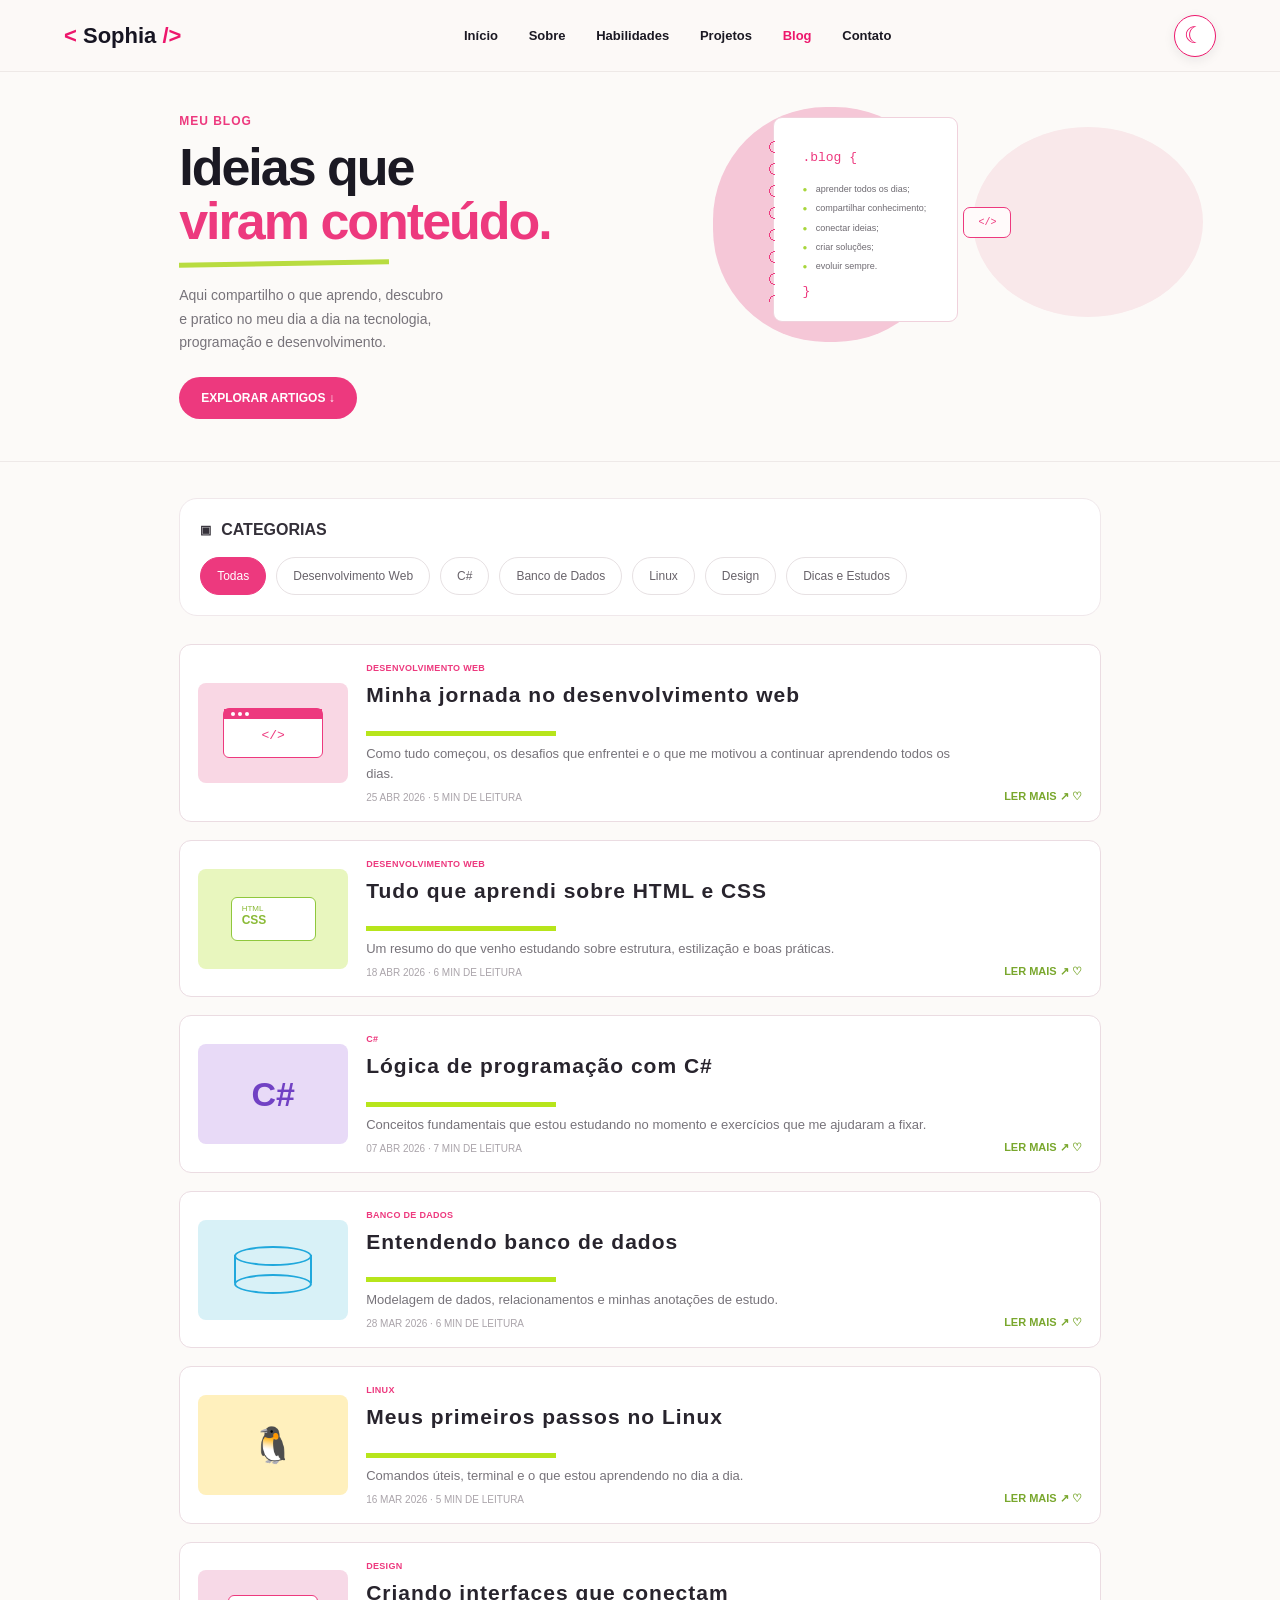
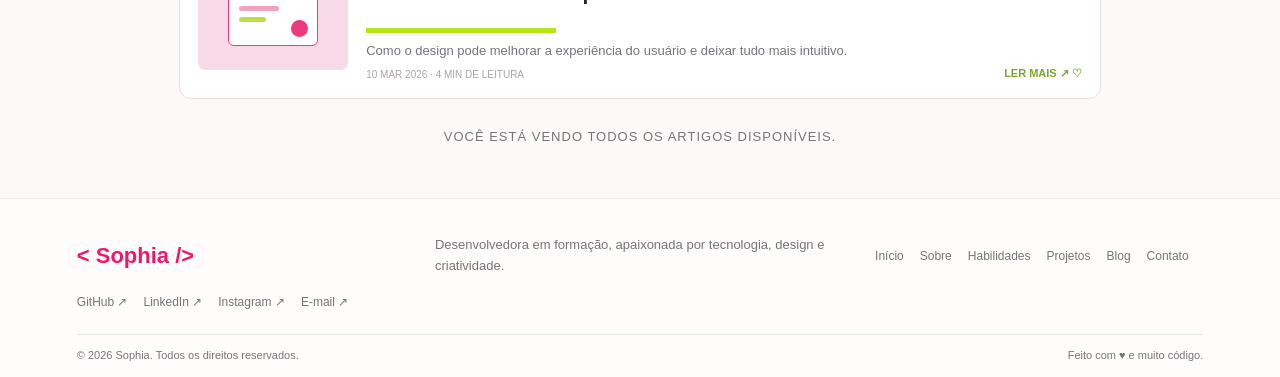
<file: blog.html>
<!DOCTYPE html>
<html lang="pt-BR">

<head>
    <meta charset="UTF-8">
    <meta name="viewport" content="width=device-width, initial-scale=1.0">

    <title>Blog | Sophia</title>

    <link rel="stylesheet" href="style.css">
</head>

<body class="pagina-blog">

<header class="cab">
    <ul>
        <li class="nome"><a href="index.html">Sophia</a></li>
        <li><a href="index.html">Início</a></li>
        <li><a href="index.html#sobre">Sobre</a></li>
        <li><a href="index.html#habilidades">Habilidades</a></li>
        <li><a href="index.html#projetos">Projetos</a></li>
        <li><a href="blog.html" class="link-atual">Blog</a></li>
        <li><a href="contato.html">Contato</a></li>
        <li class="item-tema"><button class="botao-tema" type="button" aria-label="Ativar modo escuro" title="Alternar modo claro/escuro">☾</button></li>
        <li class="item-menu"><button class="botao-menu" type="button" aria-label="Abrir menu" aria-expanded="false">☰</button></li>
    </ul>
</header>

    <section class="blog-hero">

        <div class="blog-hero-texto">

            <span class="blog-hero-mini">
                MEU BLOG
            </span>

            <h1>
                Ideias que<br>
                <span>viram conteúdo.</span>
            </h1>

            <div class="blog-linha-verde"></div>

            <p>
                Aqui compartilho o que aprendo, descubro<br>
                e pratico no meu dia a dia na tecnologia,<br>
                programação e desenvolvimento.
            </p>

            <a href="#blog-artigos" class="blog-botao-hero">
                EXPLORAR ARTIGOS ↓
            </a>

        </div>

        <div class="blog-hero-desenho">

            <div class="blog-circulo-rosa"></div>

            <div class="blog-circulo-claro"></div>

            <div class="blog-pagina-codigo">

                <div class="blog-codigo-titulo">
                    .blog {
                </div>

                <div class="blog-codigo-itens">

                    <div>
                        <span>●</span>
                        aprender todos os dias;
                    </div>

                    <div>
                        <span>●</span>
                        compartilhar conhecimento;
                    </div>

                    <div>
                        <span>●</span>
                        conectar ideias;
                    </div>

                    <div>
                        <span>●</span>
                        criar soluções;
                    </div>

                    <div>
                        <span>●</span>
                        evoluir sempre.
                    </div>

                </div>

                <div class="blog-codigo-final">
                    }
                </div>

            </div>

            <div class="blog-codigo-botao">
                &lt;/&gt;
            </div>

        </div>

    </section>

    <main class="blog-main" id="blog-artigos">

        <section class="blog-categorias">

            <div class="blog-categorias-titulo">
                <span>▣</span>
                CATEGORIAS
            </div>

            <div class="blog-filtros">

                <button class="blog-filtro-ativo">
                    Todas
                </button>

                <button>
                    Desenvolvimento Web
                </button>

                <button>
                    C#
                </button>

                <button>
                    Banco de Dados
                </button>

                <button>
                    Linux
                </button>

                <button>
                    Design
                </button>

                <button>
                    Dicas e Estudos
                </button>

            </div>

        </section>

        <section class="blog-artigos">

            <article  class="blog-card" id="artigo-01" data-categoria="Desenvolvimento Web">

                <div class="blog-card-imagem blog-imagem-html">

                    <div class="blog-ilustracao-browser">

                        <div class="blog-browser-topo">
                            <span></span>
                            <span></span>
                            <span></span>
                        </div>

                        <div class="blog-browser-codigo">
                            &lt;/&gt;
                        </div>

                    </div>

                </div>

                <div class="blog-card-conteudo">

                    <span class="blog-card-categoria">
                        DESENVOLVIMENTO WEB
                    </span>

                    <h2>
                        Minha jornada no desenvolvimento web
                    </h2>

                    <p>
                        Como tudo começou, os desafios que enfrentei
                        e o que me motivou a continuar aprendendo
                        todos os dias.
                    </p>

                    <small>
                        25 ABR 2026 · 5 MIN DE LEITURA
                    </small>

                </div>

                <a href="https://www.linkedin.com/in/sophia-mendes-de-mello-a49860407/" class="blog-card-link">
                    LER MAIS ↗ ♡
                </a>

            </article>

            <article class="blog-card" id="artigo-02" data-categoria="Desenvolvimento Web">

                <div class="blog-card-imagem blog-imagem-css">

                    <div class="blog-ilustracao-htmlcss">
                        HTML<br>
                        <strong>CSS</strong>
                    </div>

                </div>

                <div class="blog-card-conteudo">

                    <span class="blog-card-categoria">
                        DESENVOLVIMENTO WEB
                    </span>

                    <h2>
                        Tudo que aprendi sobre HTML e CSS
                    </h2>

                    <p>
                        Um resumo do que venho estudando sobre
                        estrutura, estilização e boas práticas.
                    </p>

                    <small>
                        18 ABR 2026 · 6 MIN DE LEITURA
                    </small>

                </div>

                <a href="https://www.linkedin.com/in/sophia-mendes-de-mello-a49860407/" class="blog-card-link">
                    LER MAIS ↗ ♡
                </a>

            </article>

            <article class="blog-card" id="artigo-03" data-categoria="C#">

                <div class="blog-card-imagem blog-imagem-csharp">

                    <div class="blog-ilustracao-csharp">
                        C#
                    </div>

                </div>

                <div class="blog-card-conteudo">

                    <span class="blog-card-categoria">
                        C#
                    </span>

                    <h2>
                        Lógica de programação com C#
                    </h2>

                    <p>
                        Conceitos fundamentais que estou estudando
                        no momento e exercícios que me ajudaram a fixar.
                    </p>

                    <small>
                        07 ABR 2026 · 7 MIN DE LEITURA
                    </small>

                </div>

                <a href="https://www.linkedin.com/in/sophia-mendes-de-mello-a49860407/" class="blog-card-link">
                    LER MAIS ↗ ♡
                </a>

            </article>

            <article class="blog-card" id="artigo-04" data-categoria="Banco de Dados">

                <div class="blog-card-imagem blog-imagem-banco">

                    <div class="blog-ilustracao-banco">

                        <div class="blog-banco-topo"></div>

                        <div class="blog-banco-corpo"></div>

                        <div class="blog-banco-baixo"></div>

                    </div>

                </div>

                <div class="blog-card-conteudo">

                    <span class="blog-card-categoria">
                        BANCO DE DADOS
                    </span>

                    <h2>
                        Entendendo banco de dados
                    </h2>

                    <p>
                        Modelagem de dados, relacionamentos e minhas
                        anotações de estudo.
                    </p>

                    <small>
                        28 MAR 2026 · 6 MIN DE LEITURA
                    </small>

                </div>

                <a href="https://www.linkedin.com/in/sophia-mendes-de-mello-a49860407/" class="blog-card-link">
                    LER MAIS ↗ ♡
                </a>

            </article>

            <article class="blog-card" id="artigo-05" data-categoria="Linux">

                <div class="blog-card-imagem blog-imagem-linux">

                    <div class="blog-ilustracao-linux">
                        🐧
                    </div>

                </div>

                <div class="blog-card-conteudo">

                    <span class="blog-card-categoria">
                        LINUX
                    </span>

                    <h2>
                        Meus primeiros passos no Linux
                    </h2>

                    <p>
                        Comandos úteis, terminal e o que estou aprendendo
                        no dia a dia.
                    </p>

                    <small>
                        16 MAR 2026 · 5 MIN DE LEITURA
                    </small>

                </div>

                <a href="#artigo-05" class="blog-card-link">
                    LER MAIS ↗ ♡
                </a>

            </article>

            <article class="blog-card" id="artigo-06" data-categoria="Design">

                <div class="blog-card-imagem blog-imagem-design">

                    <div class="blog-ilustracao-design">

                        <div class="blog-design-linha blog-design-linha-1"></div>

                        <div class="blog-design-linha blog-design-linha-2"></div>

                        <div class="blog-design-bolinha"></div>

                    </div>

                </div>

                <div class="blog-card-conteudo">

                    <span class="blog-card-categoria">
                        DESIGN
                    </span>

                    <h2>
                        Criando interfaces que conectam
                    </h2>

                    <p>
                        Como o design pode melhorar a experiência
                        do usuário e deixar tudo mais intuitivo.
                    </p>

                    <small>
                        10 MAR 2026 · 4 MIN DE LEITURA
                    </small>

                </div>

                <a href="#artigo-06" class="blog-card-link">
                    LER MAIS ↗ ♡
                </a>

            </article>

        </section>

        <p class="blog-paginacao">Você está vendo todos os artigos disponíveis.</p>

    </main>

<footer class="rodape-comum">
    <div class="rodape-conteudo">
        <a href="index.html" class="rodape-marca">&lt; Sophia /&gt;</a>
        <p>Desenvolvedora em formação, apaixonada por tecnologia, design e criatividade.</p>
        <nav aria-label="Navegação do rodapé">
            <a href="index.html">Início</a>
            <a href="index.html#sobre">Sobre</a>
            <a href="index.html#habilidades">Habilidades</a>
            <a href="index.html#projetos">Projetos</a>
            <a href="blog.html">Blog</a>
            <a href="contato.html">Contato</a>
        </nav>
        <div class="rodape-redes">
            <a href="https://github.com/sophia9002" target="_blank" rel="noopener noreferrer">GitHub ↗</a>
            <a href="https://www.linkedin.com/in/sophia-mendes-de-mello-a49860407/" target="_blank" rel="noopener noreferrer">LinkedIn ↗</a>
            <a href="https://www.instagram.com/sofsmello/" target="_blank" rel="noopener noreferrer">Instagram ↗</a>
            <a href="mailto:sophiamellomendes@gmail.com">E-mail ↗</a>
        </div>
    </div>
    <div class="rodape-final">
        <span>© 2026 Sophia. Todos os direitos reservados.</span>
        <span>Feito com ♥ e muito código.</span>
    </div>
</footer>

    <script src="script.js" defer></script>
</body>

</html>
</file>
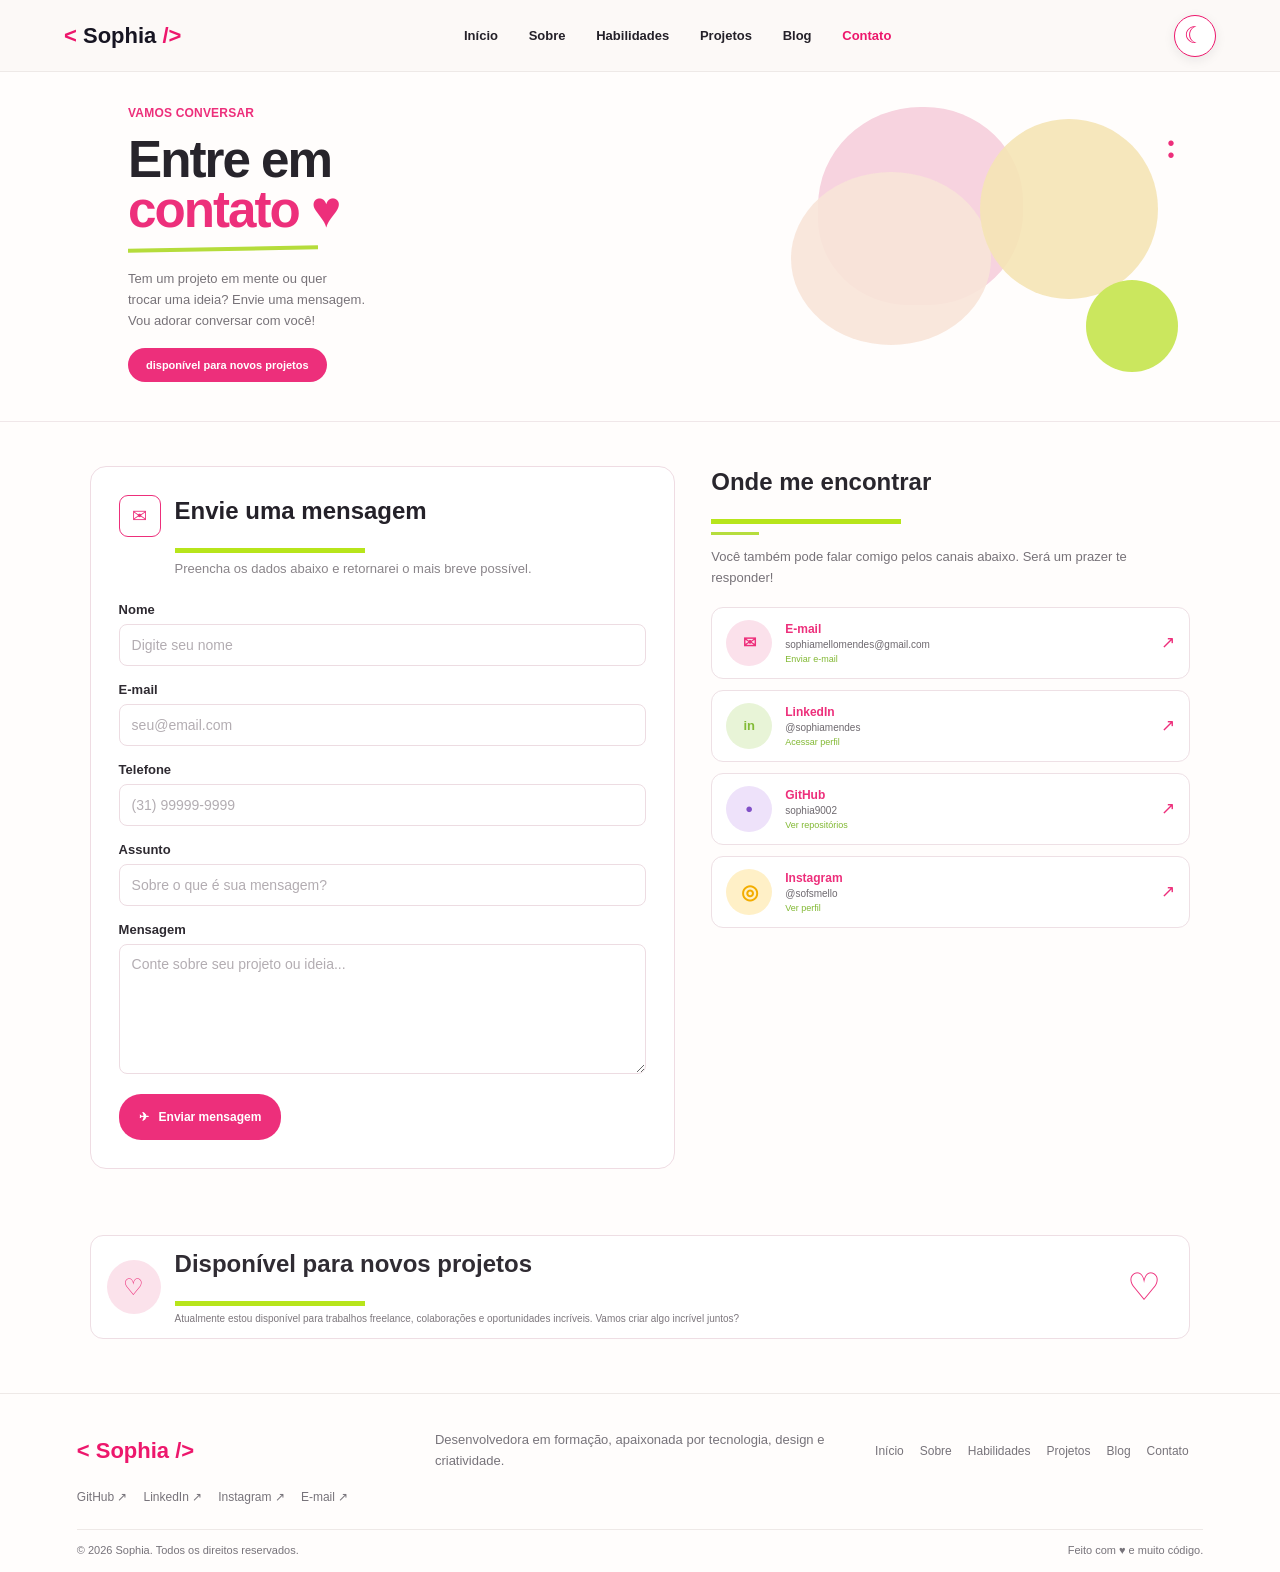
<file: contato.html>
<!DOCTYPE html>
<html lang="pt-BR">

<head>
    <meta charset="UTF-8">
    <meta name="viewport" content="width=device-width, initial-scale=1.0">

    <title>Contato | Sophia</title>

    <link rel="stylesheet" href="style.css">
</head>

<body class="pagina-contato">

<header class="cab">
    <ul>
        <li class="nome"><a href="index.html">Sophia</a></li>
        <li><a href="index.html">Início</a></li>
        <li><a href="index.html#sobre">Sobre</a></li>
        <li><a href="index.html#habilidades">Habilidades</a></li>
        <li><a href="index.html#projetos">Projetos</a></li>
        <li><a href="blog.html">Blog</a></li>
        <li><a href="contato.html" class="link-atual">Contato</a></li>
        <li class="item-tema"><button class="botao-tema" type="button" aria-label="Ativar modo escuro" title="Alternar modo claro/escuro">☾</button></li>
        <li class="item-menu"><button class="botao-menu" type="button" aria-label="Abrir menu" aria-expanded="false">☰</button></li>
    </ul>
</header>

    <section class="ctpg-apresentacao">

        <div class="ctpg-apresentacao-texto">

            <span class="ctpg-mini-titulo">
                VAMOS CONVERSAR
            </span>

            <h1>
                Entre em<br>
                <strong>contato ♥</strong>
            </h1>

            <div class="ctpg-risco-verde"></div>

            <p>
                Tem um projeto em mente ou quer<br>
                trocar uma ideia? Envie uma mensagem.<br>
                Vou adorar conversar com você!
            </p>

            <span class="ctpg-status">
                disponível para novos projetos
            </span>

        </div>

        <div class="ctpg-ilustracao">

            <div class="ctpg-forma-rosa"></div>

            <div class="ctpg-forma-pessego"></div>

            <div class="ctpg-forma-amarela"></div>

            <div class="ctpg-forma-verde"></div>

            <div class="ctpg-pontinhos">
                •<br>
                •
            </div>

        </div>

    </section>

    <main class="ctpg-area-principal">

        <section class="ctpg-bloco-formulario">

            <div class="ctpg-titulo-formulario">

                <div class="ctpg-icone-envelope">
                    ✉
                </div>

                <div>

                    <h2>
                        Envie uma mensagem
                    </h2>

                    <p>
                        Preencha os dados abaixo e retornarei o mais
                        breve possível.
                    </p>

                </div>

            </div>

            <form class="ctpg-formulario">

                <div class="ctpg-campo">

                    <label for="ctpg-nome">
                        Nome
                    </label>

                    <input
                        type="text"
                        id="ctpg-nome"
                        name="nome"
                        placeholder="Digite seu nome"
                        required
                    >

                </div>

                <div class="ctpg-campo">

                    <label for="ctpg-email">
                        E-mail
                    </label>

                    <input
                        type="email"
                        id="ctpg-email"
                        name="email"
                        placeholder="seu@email.com"
                        required
                    >

                </div>

                <div class="ctpg-campo">
                    <label for="ctpg-telefone">Telefone</label>
                    <input
                        type="tel"
                        id="ctpg-telefone"
                        name="telefone"
                        placeholder="(31) 99999-9999"
                        maxlength="15"
                        required
                    >
                </div>

                <div class="ctpg-campo">

                    <label for="ctpg-assunto">
                        Assunto
                    </label>

                    <input
                        type="text"
                        id="ctpg-assunto"
                        name="assunto"
                        placeholder="Sobre o que é sua mensagem?"
                        required
                    >

                </div>

                <div class="ctpg-campo">

                    <label for="ctpg-mensagem">
                        Mensagem
                    </label>

                    <textarea
                        id="ctpg-mensagem"
                        name="mensagem"
                        placeholder="Conte sobre seu projeto ou ideia..."
                        required
                    ></textarea>

                </div>

                <button
                    type="submit"
                    class="ctpg-botao-enviar"
                >
                    ✈ &nbsp; Enviar mensagem
                </button>

            </form>

        </section>

        <section class="ctpg-bloco-contatos">

            <div class="ctpg-contatos-introducao">

                <h2>
                    Onde me encontrar
                </h2>

                <div class="ctpg-risco-contatos"></div>

                <p>
                    Você também pode falar comigo pelos canais
                    abaixo. Será um prazer te responder!
                </p>

            </div>

            <a href="mailto:sophiamellomendes@gmail.com"
               class="ctpg-cartao-contato">

                <div class="ctpg-icone-contato ctpg-icone-email">
                    ✉
                </div>

                <div class="ctpg-dados-contato">

                    <strong>
                        E-mail
                    </strong>

                    <span>
                        sophiamellomendes@gmail.com
                    </span>

                    <small>
                        Enviar e-mail
                    </small>

                </div>

                <b>↗</b>

            </a>

            <a href="https://www.linkedin.com/in/sophia-mendes-de-mello-a49860407/" target="_blank" rel="noopener noreferrer"
               class="ctpg-cartao-contato">

                <div class="ctpg-icone-contato ctpg-icone-linkedin">
                    in
                </div>

                <div class="ctpg-dados-contato">

                    <strong>
                        LinkedIn
                    </strong>

                    <span>
                        @sophiamendes
                    </span>

                    <small>
                        Acessar perfil
                    </small>

                </div>

                <b>↗</b>

            </a>

            <a href="https://github.com/sophia9002" target="_blank" rel="noopener noreferrer"
               class="ctpg-cartao-contato">

                <div class="ctpg-icone-contato ctpg-icone-github">
                    ●
                </div>

                <div class="ctpg-dados-contato">

                    <strong>
                        GitHub
                    </strong>

                    <span>
                         sophia9002
                    </span>

                    <small>
                        Ver repositórios
                    </small>

                </div>

                <b>↗</b>

            </a>

            <a href="https://www.instagram.com/sofsmello/" target="_blank" rel="noopener noreferrer"
               class="ctpg-cartao-contato">

                <div class="ctpg-icone-contato ctpg-icone-instagram">
                    ◎
                </div>

                <div class="ctpg-dados-contato">

                    <strong>
                        Instagram
                    </strong>

                    <span>
                        @sofsmello
                    </span>

                    <small>
                        Ver perfil
                    </small>

                </div>

                <b>↗</b>

            </a>

        </section>

        <section class="ctpg-disponibilidade">

            <div class="ctpg-disponibilidade-icone">
                ♡
            </div>

            <div class="ctpg-disponibilidade-texto">

                <h2>
                    Disponível para novos projetos
                </h2>

                <p>
                    Atualmente estou disponível para trabalhos freelance,
                    colaborações e oportunidades incríveis.
                    Vamos criar algo incrível juntos?
                </p>

            </div>

            <div class="ctpg-coracao-grande">
                ♡
            </div>

        </section>

    </main>

<footer class="rodape-comum">
    <div class="rodape-conteudo">
        <a href="index.html" class="rodape-marca">&lt; Sophia /&gt;</a>
        <p>Desenvolvedora em formação, apaixonada por tecnologia, design e criatividade.</p>
        <nav aria-label="Navegação do rodapé">
            <a href="index.html">Início</a>
            <a href="index.html#sobre">Sobre</a>
            <a href="index.html#habilidades">Habilidades</a>
            <a href="index.html#projetos">Projetos</a>
            <a href="blog.html">Blog</a>
            <a href="contato.html">Contato</a>
        </nav>
        <div class="rodape-redes">
            <a href="https://github.com/sophia9002" target="_blank" rel="noopener noreferrer">GitHub ↗</a>
            <a href="https://www.linkedin.com/in/sophia-mendes-de-mello-a49860407/" target="_blank" rel="noopener noreferrer">LinkedIn ↗</a>
            <a href="https://www.instagram.com/sofsmello/" target="_blank" rel="noopener noreferrer">Instagram ↗</a>
            <a href="mailto:sophiamellomendes@gmail.com">E-mail ↗</a>
        </div>
    </div>
    <div class="rodape-final">
        <span>© 2026 Sophia. Todos os direitos reservados.</span>
        <span>Feito com ♥ e muito código.</span>
    </div>
</footer>

    <script src="script.js" defer></script>
</body>

</html>
</file>
<file: style.css>
::selection {
    background-color: #ff69b4;
    color: #ffffff;
}

::-moz-selection {
    background-color: #ff69b4;
    color: #ffffff;
}

* {
    margin: 0;
    padding: 0;
    box-sizing: border-box;
}

html {
    scroll-behavior: smooth;
}

body {
    background: #fcf9f7;
    color: #171522;
    font-family: Arial, Helvetica, sans-serif;
    overflow-x: hidden;
}

a {
    text-decoration: none;
    color: inherit;
}

p {
    line-height: 1.6;
}

.cab {
    width: 100%;
    height: 72px;

    display: flex;
    align-items: center;
    justify-content: center;

    background: rgba(252, 249, 247, 0.97);
    border-bottom: 1px solid #eee9e7;

    position: relative;
    z-index: 10;
}

.cab ul {
    width: 90%;
    max-width: 1250px;

    display: flex;
    align-items: center;
    gap: 38px;

    list-style: none;
}

.cab li {
    list-style: none;

    font-size: 13px;
    font-weight: 600;

    cursor: pointer;

    transition: 0.25s;
}

.cab li:hover {
    color: #ed176c;
}

.cab .nome {
    margin-right: auto;

    font-size: 22px;
    font-weight: 800;

    color: #171522;
}

.cab .nome::before {
    content: "< ";
    color: #ed176c;
}

.cab .nome::after {
    content: " />";
    color: #ed176c;
}

main {
    width: 90%;
    max-width: 1250px;
    min-height: 600px;

    margin: 0 auto;

    padding: 105px 5% 80px;

    position: relative;
}

.hero-foto {
    position: absolute;
    right: 5%;
    top: 80px;
    width: 360px;
    height: 360px;
    border-radius: 40% 60% 55% 45%;
    border: 18px solid #f5bfd0;
    background: #f5bfd0;
    overflow: hidden;
    z-index: 0;
}

.hero-foto img {
    display: block;
    width: 100%;
    height: 100%;
    object-fit: cover;
    object-position: 50% 30%;
}

.hero-foto::after {
    content: "";
    position: absolute;
    inset: 0;
    border-radius: inherit;
    box-shadow: inset 0 0 0 18px rgba(245, 191, 208, 0.35);
    pointer-events: none;
}

body:not(.pagina-blog):not(.pagina-contato) main > p:first-of-type {
    position: relative;
    z-index: 1;

    color: #ed176c;

    font-size: 13px;
    font-weight: 700;

    text-transform: uppercase;
    letter-spacing: 1px;

    margin-bottom: 12px;
}

main h2 {
    position: relative;
    z-index: 1;

    font-size: clamp(64px, 8vw, 100px);
    line-height: 0.9;

    letter-spacing: -5px;

    margin-bottom: 28px;
}

main h2::after {
    content: "";

    display: block;

    width: 190px;
    height: 5px;

    background: #b7e51b;

    margin-top: 22px;
}

main h1 {
    position: relative;
    z-index: 1;

    font-size: 24px;
    line-height: 1.3;

    font-weight: 700;

    margin-bottom: 18px;
}

main > p:nth-of-type(2) {
    position: relative;
    z-index: 1;

    color: #77737a;

    font-size: 14px;

    margin-bottom: 32px;
}

button {
    font-family: inherit;
    cursor: pointer;

    transition: 0.25s;
}

button.projetos {
    border: none;
    border-radius: 25px;

    background: #ed176c;
    color: white;

    padding: 14px 24px;

    font-size: 12px;
    font-weight: 700;

    text-transform: uppercase;

    margin-right: 10px;
}

button.projetos:hover {
    transform: translateY(-3px);

    box-shadow:
        0 10px 25px rgba(237, 23, 108, 0.22);
}

button.currículo {
    border: 1px solid #b6d84b;
    border-radius: 25px;

    background: transparent;
    color: #66791e;

    padding: 13px 24px;

    font-size: 12px;
    font-weight: 700;

    text-transform: uppercase;
}

button.currículo:hover {
    background: #b6d84b;
    color: white;
}

main > p:last-of-type {
    margin-top: 50px;

    color: #858188;

    font-size: 10px;

    text-transform: uppercase;
    letter-spacing: 1px;
}

.sobremim {
    width: 100%;
    min-height: 650px;

    padding: 70px 8%;

    border-top: 1px solid #eee9e7;
    border-bottom: 1px solid #eee9e7;

    position: relative;
}

.sobremim > p:first-child,
.habilidades .titulo-secao p,
section.projetos > p,
.blog > p {
    color: #ed176c;

    font-size: 12px;
    font-weight: 700;

    text-transform: uppercase;
    letter-spacing: 1px;
}

.terminal {
    width: 350px;
    min-height: 185px;

    background: #171522;

    border-radius: 10px;

    padding: 22px;

    margin-top: 28px;

    box-shadow:
        0 15px 35px rgba(23, 21, 34, 0.12);
}

.terminal p {
    color: #ddd8df;

    font-family: "Courier New", monospace;

    font-size: 11px;

    line-height: 1.7;
}

.terminal p span {
    color: #ed176c;
}

.terminal p:nth-child(2),
.terminal p:nth-child(4),
.terminal p:nth-child(6),
.terminal p:nth-child(8) {
    color: #f1b7ca;
}

.informacoes {
    width: 350px;

    display: grid;
    grid-template-columns: 1fr 1fr;

    gap: 10px;

    margin-top: 30px;
}

.info {
    min-height: 72px;

    border: 1px solid #ed7ca8;
    border-radius: 9px;

    padding: 12px 14px;

    background: rgba(255, 255, 255, 0.5);
}

.info h3 {
    color: #ed176c;

    font-size: 16px;
    line-height: 1.1;

    text-transform: uppercase;
}

.info p {
    color: #77737a;

    font-size: 9px;

    text-transform: uppercase;

    margin-top: 6px;
}

.textoSM {
    position: absolute;

    left: 50%;
    top: 105px;

    width: 42%;
    max-width: 560px;
}

.textoSM h2 {
    font-size: 42px;
    line-height: 1;

    margin-bottom: 28px;
}

.textoSM p {
    color: #77737a;

    font-size: 13px;

    line-height: 1.9;
}

.habilidades {
    width: 100%;

    padding: 70px 8% 85px;

    border-bottom: 1px solid #eee9e7;
}

.habilidades-conteudo {
    display: grid;
    grid-template-columns: 1.2fr 0.8fr;

    gap: 90px;

    margin-top: 30px;

    max-width: 1150px;
}

.tecnologias h2,
.soft-skills h2 {
    font-size: 24px;

    margin-bottom: 22px;
}

.lista-tecnologias {
    display: grid;

    grid-template-columns: 1fr 1fr;

    gap: 12px;
}

.tecnologia {
    min-height: 78px;

    border: 1px solid #eee0e4;
    border-radius: 9px;

    background: white;

    padding: 13px 15px;

    position: relative;

    transition: 0.25s;
}

.tecnologia:hover {
    border-color: #ed7ca8;

    transform: translateY(-3px);
}

.tecnologia h3 {
    font-size: 13px;
    font-weight: 700;

    text-transform: uppercase;
}

.tecnologia p {
    font-size: 9px;

    color: #8a8589;

    margin-top: 4px;
}

.barra {
    width: 105px;
    height: 4px;

    background: #eeeeee;

    position: absolute;

    bottom: 13px;
    right: 15px;

    border-radius: 10px;
}

.progresso {
    height: 4px;

    background: #ed176c;

    border-radius: 10px;
}

.progresso.html {
    width: 95%;
}

.progresso.css {
    width: 90%;
}

.progresso.csharp {
    width: 65%;
}

.progresso.mysql {
    width: 60%;
}

.progresso.linux {
    width: 55%;
}

.progresso.figma {
    width: 90%;
}

.progresso.github {
    width: 65%;
}

.progresso.office {
    width: 75%;
}

.lista-soft-skills {
    display: flex;

    flex-direction: column;

    gap: 10px;
}

.soft-skill {
    width: 100%;
    max-width: 380px;

    min-height: 44px;

    display: flex;
    align-items: center;

    padding: 10px 16px;

    border: 1px solid #eadfe2;
    border-radius: 9px;

    background: white;

    font-size: 11px;

    color: #555158;

    transition: 0.25s;
}

.soft-skill:hover {
    border-color: #ed7ca8;

    transform: translateX(5px);
}

section.projetos {
    width: 100%;

    padding: 70px 8% 80px;

    border-bottom: 1px solid #eee9e7;
}

.quadradinhos {
    display: grid;

    grid-template-columns: repeat(4, 1fr);

    gap: 18px;

    margin-top: 30px;
}

.quadradinhos > div {
    min-height: 285px;

    border: 1px solid #eadfe2;
    border-radius: 11px;

    background: white;

    padding: 12px;

    transition: 0.25s;
}

.quadradinhos > div:hover {
    transform: translateY(-6px);

    border-color: #ed7ca8;

    box-shadow:
        0 12px 30px rgba(23, 21, 34, 0.08);
}

.quadradinhos img,
.quadradinhos .projeto-capa {
    width: 100%;
    height: 120px;

    display: block;

    background: #f0f1f3;

    border-radius: 7px;

    object-fit: cover;

    margin-bottom: 15px;
}

.quadradinhos > div > p:first-of-type {
    color: #ed176c;

    font-size: 9px;
    font-weight: 700;

    text-transform: uppercase;
}

.quadradinhos h1 {
    font-size: 18px;

    margin: 7px 0;
}

.quadradinhos > div > p:nth-of-type(2) {
    color: #858188;

    font-size: 10px;
}

.quadradinhos > div > p:last-child {
    color: #ed176c;

    font-size: 9px;
    font-weight: 700;

    margin-top: 18px;
}

.blog {
    width: 100%;

    padding: 60px 8% 70px;

    border-bottom: 1px solid #eee9e7;
}

.quadradinhos2 {
    display: grid;

    grid-template-columns: repeat(4, 1fr);

    gap: 18px;

    margin-top: 28px;
}

.artigo {
    min-height: 135px;

    background: white;

    border: 1px solid #eadfe2;
    border-radius: 10px;

    padding: 20px;

    transition: 0.25s;
}

.artigo:hover {
    transform: translateY(-5px);

    border-color: #ed7ca8;
}

.artigo p:first-child {
    color: #ed176c;

    font-size: 9px;
    font-weight: 700;

    margin-bottom: 18px;
}

.artigo p:last-child {
    color: #33303a;

    font-size: 12px;

    line-height: 1.5;
}

footer {
    width: 100%;
    min-height: 80px;

    display: flex;
    align-items: center;
    justify-content: center;

    background: #ffffff;

    color: #77737a;

    font-size: 10px;
}

@media (max-width: 1000px) {

    .cab ul {
        gap: 24px;
    }

    .cab li {
        font-size: 11px;
    }

    .cab .nome {
        font-size: 20px;
    }

    main {
        padding-left: 3%;
    }

    .hero-foto {
        width: 290px;
        height: 290px;

        right: 2%;
    }

    .textoSM {
        left: 52%;
        width: 43%;
    }

    .habilidades-conteudo {
        gap: 45px;
    }

    .quadradinhos,
    .quadradinhos2 {
        grid-template-columns: repeat(2, 1fr);
    }
}

@media (max-width: 700px) {

    .cab {
        height: auto;

        padding: 18px 0;
    }

    .cab ul {
        width: 90%;

        flex-wrap: wrap;

        justify-content: center;

        gap: 14px 20px;
    }

    .cab .nome {
        width: 100%;

        text-align: center;

        margin-right: 0;

        margin-bottom: 5px;
    }

    main {
        width: 100%;

        min-height: auto;

        padding: 75px 8% 65px;
    }

    .hero-foto {
        width: 190px;
        height: 190px;

        right: -45px;
        top: 55px;
    }

    body:not(.pagina-blog):not(.pagina-contato) main > p:first-of-type {
        font-size: 11px;
    }

    main h2 {
        font-size: 60px;

        letter-spacing: -3px;
    }

    main h2::after {
        width: 130px;
        height: 4px;
    }

    main h1 {
        font-size: 18px;
    }

    main > p:nth-of-type(2) {
        font-size: 11px;
    }

    button.projetos,
    button.currículo {
        padding: 12px 17px;

        font-size: 9px;
    }

    main > p:last-of-type {
        font-size: 8px;

        margin-top: 35px;
    }

    .sobremim {
        padding: 55px 8% 70px;
    }

    .terminal {
        width: 100%;

        min-height: 180px;
    }

    .informacoes {
        width: 100%;
    }

    .textoSM {
        position: static;

        width: 100%;

        max-width: none;

        margin-top: 55px;
    }

    .textoSM h2 {
        font-size: 34px;
    }

    .textoSM p {
        font-size: 11px;
    }

    .habilidades {
        padding: 55px 8% 70px;
    }

    .habilidades-conteudo {
        grid-template-columns: 1fr;

        gap: 45px;
    }

    .tecnologias h2,
    .soft-skills h2 {
        font-size: 21px;
    }

    .lista-tecnologias {
        grid-template-columns: 1fr 1fr;
    }

    section.projetos {
        padding: 55px 8% 70px;
    }

    .quadradinhos,
    .quadradinhos2 {
        grid-template-columns: 1fr 1fr;
    }

    .quadradinhos > div {
        min-height: 260px;
    }

    .blog {
        padding: 50px 8% 60px;
    }
}

@media (max-width: 480px) {

    .cab ul {
        gap: 12px 16px;
    }

    .cab li {
        font-size: 10px;
    }

    main {
        padding-top: 65px;
    }

    main h2 {
        font-size: 50px;
    }

    main h1 {
        font-size: 16px;
    }

    main > p:nth-of-type(2) {
        font-size: 10px;
    }

    button.projetos,
    button.currículo {
        padding: 11px 14px;

        font-size: 8px;
    }

    .informacoes {
        grid-template-columns: 1fr;
    }

    .lista-tecnologias {
        grid-template-columns: 1fr;
    }

    .tecnologia {
        min-height: 75px;
    }

    .quadradinhos,
    .quadradinhos2 {
        grid-template-columns: 1fr;
    }

    .quadradinhos > div {
        min-height: 280px;
    }

    .quadradinhos img,
.quadradinhos .projeto-capa {
        height: 140px;
    }
}

@media (max-width: 360px) {

    .cab li {
        font-size: 9px;
    }

    main h2 {
        font-size: 44px;
    }

    main h1 {
        font-size: 15px;
    }

    .textoSM h2 {
        font-size: 30px;
    }
}

.pagina-blog,
.pagina-blog * {
    box-sizing: border-box;
}

.pagina-blog {
    margin: 0;
    padding: 0;
    background: #fcfaf8;
    color: #1b1923;
    font-family: Arial, Helvetica, sans-serif;
    overflow-x: hidden;
}

.pagina-blog a {
    text-decoration: none;
}

.pagina-blog button {
    font-family: Arial, Helvetica, sans-serif;
}

.pagina-blog .blog-header {
    width: 100%;
    height: 72px;
    padding: 0 8%;
    display: flex;
    align-items: center;
    border-bottom: 1px solid #eee9e8;
    background: #fcfaf8;
    position: relative;
    z-index: 50;
}

.pagina-blog .blog-logo {
    color: #ed397e;
    font-size: 19px;
    font-weight: 800;
    white-space: nowrap;
}

.pagina-blog .blog-menu {
    margin-left: auto;
    display: flex;
    align-items: center;
    gap: 32px;
}

.pagina-blog .blog-menu a {
    color: #27242d;
    font-size: 13px;
    font-weight: 600;
    transition: 0.2s;
}

.pagina-blog .blog-menu a:hover {
    color: #ed397e;
}

.pagina-blog .blog-menu .blog-menu-ativo {
    color: #ed397e;
}

.pagina-blog .blog-tema {
    width: 54px;
    height: 25px;
    margin-left: 32px;
    border: 1px solid #ddd9da;
    border-radius: 20px;
    display: flex;
    align-items: center;
    justify-content: space-around;
}

.pagina-blog .blog-sol {
    color: #777;
    font-size: 14px;
}

.pagina-blog .blog-bolinha {
    width: 14px;
    height: 14px;
    border-radius: 50%;
    background: #ed397e;
}

.pagina-blog .blog-hero {
    width: 100%;
    min-height: 390px;
    position: relative;
    overflow: hidden;
    border-bottom: 1px solid #eee9e8;
    display: flex;
    align-items: center;
    padding-left: 14%;
}

.pagina-blog .blog-hero-texto {
    position: relative;
    z-index: 10;
    width: 500px;
}

.pagina-blog .blog-hero-mini {
    display: block;
    color: #ed397e;
    font-size: 12px;
    font-weight: 700;
    margin-bottom: 12px;
    letter-spacing: 1px;
}

.pagina-blog .blog-hero-texto h1 {
    margin: 0;
    font-size: 52px;
    line-height: 1.05;
    letter-spacing: -2px;
    font-weight: 800;
}

.pagina-blog .blog-hero-texto h1 span {
    color: #ed397e;
}

.pagina-blog .blog-linha-verde {
    width: 210px;
    height: 5px;
    background: #b8dc40;
    margin-top: 12px;
    margin-bottom: 18px;
    transform: rotate(-1deg);
}

.pagina-blog .blog-hero-texto p {
    margin: 0 0 22px 0;
    color: #77737a;
    font-size: 14px;
    line-height: 1.7;
}

.pagina-blog .blog-botao-hero {
    display: inline-flex;
    align-items: center;
    justify-content: center;
    min-height: 42px;
    padding: 0 22px;
    border-radius: 22px;
    background: #ed397e;
    color: white;
    font-size: 12px;
    font-weight: 700;
    transition: 0.25s;
}

.pagina-blog .blog-botao-hero:hover {
    transform: translateY(-2px);
    box-shadow: 0 8px 18px rgba(237, 57, 126, 0.2);
}

.pagina-blog .blog-hero-desenho {
    width: 500px;
    height: 330px;
    position: absolute;
    left: 53%;
    top: 30px;
}

.pagina-blog .blog-circulo-rosa {
    width: 235px;
    height: 235px;
    border-radius: 48%;
    background: #f5c7d7;
    position: absolute;
    left: 35px;
    top: 5px;
}

.pagina-blog .blog-circulo-claro {
    width: 230px;
    height: 190px;
    border-radius: 50%;
    background: #f9e8ea;
    position: absolute;
    right: -25px;
    top: 25px;
}

.pagina-blog .blog-pagina-codigo {
    width: 185px;
    height: 205px;
    background: #ffffff;
    border: 1px solid #f0d1dc;
    border-radius: 9px;
    position: absolute;
    left: 95px;
    top: 15px;
    z-index: 5;
    padding: 32px 28px;
}

.pagina-blog .blog-pagina-codigo::before {
    content: "";
    position: absolute;
    left: -10px;
    top: 18px;
    width: 11px;
    height: 166px;
    background:
        radial-gradient(
            circle at right,
            transparent 5px,
            #ed397e 5px,
            #ed397e 6px,
            transparent 6px
        );
    background-size: 11px 22px;
    background-repeat: repeat-y;
}

.pagina-blog .blog-codigo-titulo {
    color: #ed397e;
    font-family: monospace;
    font-size: 13px;
    margin-bottom: 15px;
}

.pagina-blog .blog-codigo-itens div {
    color: #6f6b72;
    font-size: 9px;
    line-height: 2.15;
    white-space: nowrap;
}

.pagina-blog .blog-codigo-itens span {
    color: #a8d63c;
    font-size: 8px;
    margin-right: 6px;
}

.pagina-blog .blog-codigo-final {
    color: #ed397e;
    font-family: monospace;
    font-size: 13px;
    margin-top: 7px;
}

.pagina-blog .blog-codigo-botao {
    position: absolute;
    z-index: 10;
    left: 285px;
    top: 105px;
    width: 48px;
    height: 31px;
    border: 1px solid #ed397e;
    border-radius: 7px;
    background: #fffafa;
    color: #ed397e;
    display: flex;
    align-items: center;
    justify-content: center;
    font-family: monospace;
    font-size: 10px;
}

.pagina-blog .blog-main {
    width: 100%;
    padding: 32px 14% 40px;
    background: #fcfaf8;
}

.pagina-blog .blog-categorias {
    width: 100%;
    margin-bottom: 22px;
}

.pagina-blog .blog-categorias-titulo {
    color: #343039;
    font-size: 13px;
    font-weight: 700;
    margin-bottom: 13px;
}

.pagina-blog .blog-categorias-titulo span {
    font-size: 12px;
}

.pagina-blog .blog-filtros {
    display: flex;
    align-items: center;
    gap: 9px;
    flex-wrap: wrap;
}

.pagina-blog .blog-filtros button {
    min-height: 34px;
    padding: 0 17px;
    border: 1px solid #e7e1e3;
    border-radius: 20px;
    background: #ffffff;
    color: #68636a;
    font-size: 11px;
    cursor: pointer;
    transition: 0.2s;
}

.pagina-blog .blog-filtros button:hover {
    border-color: #ed397e;
    color: #ed397e;
}

.pagina-blog .blog-filtros .blog-filtro-ativo {
    color: #ffffff;
    background: #ed397e;
    border-color: #ed397e;
}

.pagina-blog .blog-artigos {
    width: 100%;
    display: flex;
    flex-direction: column;
    gap: 13px;
}

.pagina-blog .blog-card {
    width: 100%;
    min-height: 112px;
    padding: 12px;
    border: 1px solid #ebdce2;
    border-radius: 12px;
    background: #ffffff;
    display: flex;
    align-items: center;
    position: relative;
    transition: 0.25s;
}

.pagina-blog .blog-card:hover {
    border-color: #ef9fbd;
    transform: translateY(-2px);
    box-shadow: 0 8px 22px rgba(35, 20, 30, 0.06);
}

.pagina-blog .blog-card-imagem {
    width: 160px;
    height: 86px;
    flex-shrink: 0;
    border-radius: 8px;
    margin-right: 18px;
    display: flex;
    align-items: center;
    justify-content: center;
    overflow: hidden;
}

.pagina-blog .blog-imagem-html {
    background: #f9d7e4;
}

.pagina-blog .blog-imagem-css {
    background: #e8f6be;
}

.pagina-blog .blog-imagem-csharp {
    background: #e8daf7;
}

.pagina-blog .blog-imagem-banco {
    background: #d8f1f7;
}

.pagina-blog .blog-imagem-linux {
    background: #fff0bd;
}

.pagina-blog .blog-imagem-design {
    background: #f7d9e7;
}

.pagina-blog .blog-ilustracao-browser {
    width: 100px;
    height: 50px;
    border: 1px solid #ed397e;
    border-radius: 6px;
    background: white;
}

.pagina-blog .blog-browser-topo {
    height: 10px;
    background: #ed397e;
    display: flex;
    align-items: center;
    padding-left: 7px;
    gap: 3px;
}

.pagina-blog .blog-browser-topo span {
    width: 4px;
    height: 4px;
    background: white;
    border-radius: 50%;
}

.pagina-blog .blog-browser-codigo {
    text-align: center;
    color: #ed397e;
    font-family: monospace;
    font-size: 13px;
    padding-top: 9px;
}

.pagina-blog .blog-ilustracao-htmlcss {
    width: 85px;
    height: 44px;
    border: 1px solid #8fc73d;
    border-radius: 6px;
    background: white;
    color: #8aba36;
    padding: 6px 10px;
    font-size: 8px;
    line-height: 1.2;
}

.pagina-blog .blog-ilustracao-htmlcss strong {
    font-size: 12px;
}

.pagina-blog .blog-ilustracao-csharp {
    color: #7141c4;
    font-size: 34px;
    font-weight: 800;
}

.pagina-blog .blog-ilustracao-banco {
    width: 78px;
    height: 48px;
    position: relative;
}

.pagina-blog .blog-banco-topo {
    width: 78px;
    height: 20px;
    border: 2px solid #20a8dc;
    border-radius: 50%;
    position: absolute;
    top: 0;
}

.pagina-blog .blog-banco-baixo {
    width: 78px;
    height: 20px;
    border: 2px solid #20a8dc;
    border-radius: 50%;
    position: absolute;
    bottom: 0;
}

.pagina-blog .blog-banco-corpo {
    position: absolute;
    left: 0;
    top: 9px;
    width: 78px;
    height: 28px;
    border-left: 2px solid #20a8dc;
    border-right: 2px solid #20a8dc;
}

.pagina-blog .blog-ilustracao-linux {
    font-size: 35px;
}

.pagina-blog .blog-ilustracao-design {
    width: 90px;
    height: 51px;
    border: 1px solid #ed397e;
    border-radius: 6px;
    background: #ffffff;
    position: relative;
    padding: 10px;
}

.pagina-blog .blog-design-linha {
    height: 5px;
    border-radius: 4px;
    margin-bottom: 6px;
}

.pagina-blog .blog-design-linha-1 {
    width: 40px;
    background: #f0a2bf;
}

.pagina-blog .blog-design-linha-2 {
    width: 27px;
    background: #b9df42;
}

.pagina-blog .blog-design-bolinha {
    width: 17px;
    height: 17px;
    border-radius: 50%;
    background: #ed397e;
    position: absolute;
    right: 9px;
    bottom: 8px;
}

.pagina-blog .blog-card-conteudo {
    flex: 1;
    min-width: 0;
}

.pagina-blog .blog-card-categoria {
    display: block;
    color: #ed397e;
    font-size: 9px;
    font-weight: 700;
    letter-spacing: 0.3px;
}

.pagina-blog .blog-card-conteudo h2 {
    color: #28242d;
    font-size: 1px;
    font-weight: 800;
    margin: 6px 0 5px;
    letter-spacing: 1px;
}

.pagina-blog .blog-card-conteudo p {
    color: #77737a;
    font-size: 11px;
    line-height: 1.45;
    margin: 0;
    max-width: 600px;
}

.pagina-blog .blog-card-conteudo small {
    display: block;
    color: #aaa4aa;
    font-size: 9px;
    margin-top: 7px;
}

.pagina-blog .blog-card-link {
    color: #79a72d;
    font-size: 10px;
    font-weight: 700;
    white-space: nowrap;
    margin-left: 18px;
    transition: 0.2s;
}

.pagina-blog .blog-card-link:hover {
    color: #ed397e;
}

.pagina-blog .blog-paginacao {
    display: flex;
    align-items: center;
    justify-content: center;
    gap: 15px;
    margin-top: 28px;
}

.pagina-blog .blog-paginacao button {
    border: none;
    background: transparent;
    color: #77737a;
    font-size: 11px;
    cursor: pointer;
}

.pagina-blog .blog-paginacao .blog-pagina-ativa {
    width: 30px;
    height: 30px;
    border-radius: 50%;
    background: #ed397e;
    color: #ffffff;
    display: flex;
    align-items: center;
    justify-content: center;
}

.pagina-blog .blog-footer {
    width: 100%;
    min-height: 230px;
    padding: 38px 14% 18px;
    border-top: 1px solid #eee9e8;
    background: #fffdfc;
    position: relative;
    overflow: hidden;
}

.pagina-blog .blog-footer-decoracao {
    position: absolute;
    border-radius: 50%;
    pointer-events: none;
}

.pagina-blog .blog-footer-bola-verde {
    width: 110px;
    height: 110px;
    background: #f0f7d8;
    left: -50px;
    top: -55px;
}

.pagina-blog .blog-footer-bola-rosa {
    width: 115px;
    height: 115px;
    background: #fae9ee;
    right: -55px;
    top: -35px;
}

.pagina-blog .blog-footer-conteudo {
    display: grid;
    grid-template-columns: 1.45fr .8fr 1fr .7fr .85fr;
    gap: 35px;
    position: relative;
    z-index: 2;
}

.pagina-blog .blog-footer-sobre {
    padding-right: 10px;
}

.pagina-blog .blog-footer-logo {
    color: #ed397e;
    font-size: 18px;
    font-weight: 800;
    margin-bottom: 12px;
}

.pagina-blog .blog-footer-sobre p {
    color: #77737a;
    font-size: 10px;
    line-height: 1.6;
    max-width: 250px;
    margin-bottom: 14px;
}

.pagina-blog .blog-footer-botao {
    display: inline-flex;
    align-items: center;
    justify-content: center;
    padding: 9px 16px;
    background: #ed397e;
    color: white;
    border-radius: 18px;
    font-size: 9px;
    font-weight: 700;
}

.pagina-blog .blog-footer-coluna {
    display: flex;
    flex-direction: column;
    gap: 8px;
}

.pagina-blog .blog-footer-coluna h3 {
    font-size: 10px;
    margin: 0 0 7px;
    color: #302d35;
}

.pagina-blog .blog-footer-coluna a {
    color: #77737a;
    font-size: 9px;
    transition: 0.2s;
}

.pagina-blog .blog-footer-coluna a:hover {
    color: #ed397e;
}

.pagina-blog .blog-redes {
    display: flex;
    gap: 7px;
}

.pagina-blog .blog-redes a {
    width: 30px;
    height: 30px;
    border: 1px solid #eadfe3;
    background: white;
    border-radius: 50%;
    display: flex;
    align-items: center;
    justify-content: center;
    color: #ed397e;
    font-size: 10px;
}

.pagina-blog .blog-footer-frase {
    border-left: 1px solid #eee5e8;
    padding-left: 20px;
}

.pagina-blog .blog-footer-frase span {
    color: #b8dc40;
    font-size: 25px;
    font-weight: 800;
}

.pagina-blog .blog-footer-frase p {
    color: #36313a;
    font-size: 11px;
    line-height: 1.5;
    font-weight: 700;
    margin: 0;
}

.pagina-blog .blog-footer-frase strong {
    display: block;
    color: #ed397e;
    font-size: 18px;
    margin-top: 5px;
}

.pagina-blog .blog-footer-final {
    border-top: 1px solid #eee9e8;
    margin-top: 28px;
    padding-top: 12px;
    display: flex;
    align-items: center;
    justify-content: space-between;
    color: #aaa5aa;
    font-size: 9px;
    position: relative;
    z-index: 3;
}

@media (max-width: 1000px) {

    .pagina-blog .blog-header {
        padding-left: 6%;
        padding-right: 6%;
    }

    .pagina-blog .blog-menu {
        gap: 20px;
    }

    .pagina-blog .blog-hero {
        padding-left: 8%;
    }

    .pagina-blog .blog-hero-desenho {
        left: 52%;
        transform: scale(.9);
    }

    .pagina-blog .blog-main {
        padding-left: 8%;
        padding-right: 8%;
    }

    .pagina-blog .blog-footer {
        padding-left: 8%;
        padding-right: 8%;
    }

    .pagina-blog .blog-footer-conteudo {
        gap: 22px;
    }
}

@media (max-width: 800px) {

    .pagina-blog .blog-menu {
        gap: 14px;
    }

    .pagina-blog .blog-menu a {
        font-size: 11px;
    }

    .pagina-blog .blog-tema {
        width: 48px;
        margin-left: 18px;
    }

    .pagina-blog .blog-hero {
        min-height: 430px;
        padding-left: 8%;
    }

    .pagina-blog .blog-hero-texto {
        width: 390px;
    }

    .pagina-blog .blog-hero-texto h1 {
        font-size: 45px;
    }

    .pagina-blog .blog-hero-desenho {
        left: 58%;
        transform: scale(.78);
    }

    .pagina-blog .blog-card-imagem {
        width: 135px;
        height: 80px;
    }

    .pagina-blog .blog-card-conteudo h2 {
        font-size: 15px;
    }

    .pagina-blog .blog-card-conteudo p {
        font-size: 10px;
    }

    .pagina-blog .blog-card-link {
        font-size: 9px;
    }

    .pagina-blog .blog-footer-conteudo {
        grid-template-columns: 1fr 1fr 1fr;
    }

    .pagina-blog .blog-footer-sobre {
        grid-column: 1 / -1;
    }

    .pagina-blog .blog-footer-frase {
        border-left: none;
        padding-left: 0;
    }
}

@media (max-width: 650px) {

    .pagina-blog .blog-header {
        height: auto;
        padding: 18px 7%;
        flex-wrap: wrap;
    }

    .pagina-blog .blog-logo {
        font-size: 18px;
    }

    .pagina-blog .blog-tema {
        margin-left: auto;
    }

    .pagina-blog .blog-menu {
        order: 3;
        width: 100%;
        justify-content: center;
        margin-top: 16px;
        gap: 18px;
        flex-wrap: wrap;
    }

    .pagina-blog .blog-menu a {
        font-size: 11px;
    }

    .pagina-blog .blog-hero {
        height: 650px;
        padding: 55px 8% 0;
        align-items: flex-start;
    }

    .pagina-blog .blog-hero-texto {
        width: 100%;
    }

    .pagina-blog .blog-hero-mini {
        font-size: 11px;
    }

    .pagina-blog .blog-hero-texto h1 {
        font-size: 43px;
        letter-spacing: -1.5px;
    }

    .pagina-blog .blog-hero-texto p {
        font-size: 13px;
    }

    .pagina-blog .blog-botao-hero {
        min-height: 40px;
        font-size: 10px;
    }

    .pagina-blog .blog-hero-desenho {
        left: 50%;
        transform: translateX(-50%) scale(.88);
        top: 310px;
    }

    .pagina-blog .blog-main {
        padding: 30px 7% 38px;
    }

    .pagina-blog .blog-categorias-titulo {
        font-size: 12px;
    }

    .pagina-blog .blog-filtros {
        gap: 7px;
    }

    .pagina-blog .blog-filtros button {
        min-height: 33px;
        padding: 0 13px;
        font-size: 10px;
    }

    .pagina-blog .blog-card {
        min-height: 140px;
        padding: 12px;
        align-items: flex-start;
    }

    .pagina-blog .blog-card-imagem {
        width: 110px;
        height: 78px;
        margin-right: 13px;
    }

    .pagina-blog .blog-card-conteudo {
        width: calc(100% - 123px);
    }

    .pagina-blog .blog-card-categoria {
        font-size: 8px;
    }

    .pagina-blog .blog-card-conteudo h2 {
        font-size: 14px;
        margin: 5px 0;
    }

    .pagina-blog .blog-card-conteudo p {
        font-size: 9px;
    }

    .pagina-blog .blog-card-conteudo small {
        font-size: 8px;
    }

    .pagina-blog .blog-card-link {
        position: absolute;
        right: 12px;
        bottom: 10px;
        font-size: 9px;
    }

    .pagina-blog .blog-paginacao {
        margin-top: 24px;
        gap: 12px;
    }

    .pagina-blog .blog-footer {
        padding: 35px 7% 18px;
    }

    .pagina-blog .blog-footer-conteudo {
        grid-template-columns: 1fr 1fr;
        gap: 28px 20px;
    }

    .pagina-blog .blog-footer-sobre {
        grid-column: 1 / -1;
    }

    .pagina-blog .blog-footer-frase {
        border-left: none;
        padding-left: 0;
    }

    .pagina-blog .blog-footer-final {
        flex-direction: column;
        align-items: flex-start;
        gap: 6px;
    }
}

@media (max-width: 480px) {

    .pagina-blog .blog-header {
        padding-left: 6%;
        padding-right: 6%;
    }

    .pagina-blog .blog-menu {
        gap: 12px;
    }

    .pagina-blog .blog-menu a {
        font-size: 10px;
    }

    .pagina-blog .blog-tema {
        display: none;
    }

    .pagina-blog .blog-hero {
        height: 620px;
        padding-left: 8%;
        padding-right: 8%;
    }

    .pagina-blog .blog-hero-texto h1 {
        font-size: 39px;
    }

    .pagina-blog .blog-hero-texto p {
        font-size: 12px;
    }

    .pagina-blog .blog-hero-desenho {
        transform: translateX(-50%) scale(.76);
        top: 300px;
    }

    .pagina-blog .blog-filtros {
        gap: 6px;
    }

    .pagina-blog .blog-filtros button {
        min-height: 31px;
        padding: 0 11px;
        font-size: 9px;
    }

    .pagina-blog .blog-card {
        min-height: 155px;
        flex-wrap: wrap;
    }

    .pagina-blog .blog-card-imagem {
        width: 95px;
        height: 70px;
        margin-right: 11px;
    }

    .pagina-blog .blog-card-conteudo {
        width: calc(100% - 106px);
    }

    .pagina-blog .blog-card-conteudo h2 {
        font-size: 13px;
    }

    .pagina-blog .blog-card-conteudo p {
        font-size: 8.5px;
    }

    .pagina-blog .blog-card-conteudo small {
        font-size: 7px;
        margin-top: 5px;
    }

    .pagina-blog .blog-card-link {
        width: 100%;
        text-align: right;
        right: 12px;
        bottom: 10px;
    }

    .pagina-blog .blog-footer-conteudo {
        grid-template-columns: 1fr 1fr;
    }

    .pagina-blog .blog-footer-logo {
        font-size: 17px;
    }

    .pagina-blog .blog-footer-sobre p {
        font-size: 9px;
    }

    .pagina-blog .blog-footer-coluna h3 {
        font-size: 9px;
    }

    .pagina-blog .blog-footer-coluna a {
        font-size: 8px;
    }

    .pagina-blog .blog-footer-final {
        font-size: 8px;
    }
}

@media (max-width: 360px) {

    .pagina-blog .blog-menu {
        gap: 9px;
    }

    .pagina-blog .blog-menu a {
        font-size: 9px;
    }

    .pagina-blog .blog-hero {
        height: 600px;
    }

    .pagina-blog .blog-hero-texto h1 {
        font-size: 35px;
    }

    .pagina-blog .blog-hero-desenho {
        transform: translateX(-50%) scale(.68);
        top: 300px;
    }

    .pagina-blog .blog-card {
        min-height: 160px;
    }

    .pagina-blog .blog-card-imagem {
        width: 85px;
        height: 65px;
    }

    .pagina-blog .blog-card-conteudo {
        width: calc(100% - 96px);
    }

    .pagina-blog .blog-footer-conteudo {
        grid-template-columns: 1fr;
    }
}

.pagina-contato,
.pagina-contato * {
    box-sizing: border-box;
}

.pagina-contato {
    margin: 0;
    padding: 0;
    background: #fffdfc;
    color: #242129;
    font-family: Arial, Helvetica, sans-serif;
    overflow-x: hidden;
}

.pagina-contato a {
    text-decoration: none;
}

.pagina-contato .ctpg-cabecalho {
    width: 100%;
    min-height: 72px;
    padding: 0 6%;
    display: flex;
    align-items: center;
    background: #fffdfc;
    border-bottom: 1px solid #f1e9eb;
    position: relative;
    z-index: 20;
}

.pagina-contato .ctpg-marca {
    color: #ed2f7b;
    font-size: 15px;
    font-weight: 800;
    white-space: nowrap;
}

.pagina-contato .ctpg-navegacao {
    display: flex;
    align-items: center;
    gap: 28px;
    margin-left: auto;
}

.pagina-contato .ctpg-navegacao a {
    color: #29262c;
    font-size: 13px;
    font-weight: 600;
    transition: .2s;
}

.pagina-contato .ctpg-navegacao a:hover {
    color: #ed2f7b;
}

.pagina-contato .ctpg-navegacao .ctpg-link-atual {
    color: #ed2f7b;
}

.pagina-contato .ctpg-seletor-tema {
    width: 48px;
    height: 24px;
    margin-left: 30px;
    border: 1px solid #a8d938;
    border-radius: 20px;
    display: flex;
    align-items: center;
    justify-content: space-around;
    color: #999;
    font-size: 11px;
}

.pagina-contato .ctpg-chave-tema {
    width: 18px;
    height: 18px;
    background: #ed2f7b;
    border-radius: 50%;
    display: flex;
    align-items: center;
    justify-content: center;
}

.pagina-contato .ctpg-chave-tema i {
    width: 7px;
    height: 7px;
    border-radius: 50%;
    background: white;
    display: block;
}

.pagina-contato .ctpg-apresentacao {
    width: 100%;
    min-height: 350px;
    border-bottom: 1px solid #f0e7e9;
    position: relative;
    overflow: hidden;
    display: flex;
    align-items: center;
    padding-left: 10%;
}

.pagina-contato .ctpg-apresentacao-texto {
    position: relative;
    z-index: 5;
    margin-top: -5px;
}

.pagina-contato .ctpg-mini-titulo {
    display: block;
    color: #ed2f7b;
    font-size: 12px;
    font-weight: 700;
    margin-bottom: 15px;
    letter-spacing: .2px;
}

.pagina-contato .ctpg-apresentacao h1 {
    margin: 0;
    color: #27242b;
    font-size: clamp(42px, 4vw, 58px);
    line-height: .98;
    letter-spacing: -2px;
    font-weight: 800;
}

.pagina-contato .ctpg-apresentacao h1 strong {
    color: #ed2f7b;
    font-weight: 800;
}

.pagina-contato .ctpg-risco-verde {
    width: 190px;
    height: 4px;
    background: #b5dc3b;
    margin-top: 12px;
    transform: rotate(-1deg);
}

.pagina-contato .ctpg-apresentacao-texto p {
    color: #777278;
    font-size: 13px;
    line-height: 1.6;
    margin: 18px 0 16px;
}

.pagina-contato .ctpg-status {
    min-height: 34px;
    padding: 0 18px;
    display: inline-flex;
    align-items: center;
    justify-content: center;
    background: #ed2f7b;
    color: white;
    border-radius: 20px;
    font-size: 11px;
    font-weight: 700;
}

.pagina-contato .ctpg-ilustracao {
    width: 390px;
    height: 300px;
    position: absolute;
    right: 8%;
    top: 25px;
}

.pagina-contato .ctpg-forma-rosa {
    width: 205px;
    height: 198px;
    position: absolute;
    left: 30px;
    top: 10px;
    border-radius: 50% 48% 47% 44%;
    background: #f7d3df;
}

.pagina-contato .ctpg-forma-pessego {
    width: 200px;
    height: 173px;
    position: absolute;
    left: 3px;
    top: 75px;
    border-radius: 50%;
    background: #f9e5d9;
    opacity: .9;
}

.pagina-contato .ctpg-forma-amarela {
    width: 178px;
    height: 180px;
    position: absolute;
    right: 20px;
    top: 22px;
    border-radius: 50%;
    background: #f5e5b5;
    opacity: .9;
}

.pagina-contato .ctpg-forma-verde {
    width: 92px;
    height: 92px;
    position: absolute;
    right: 0;
    bottom: 25px;
    border-radius: 50%;
    background: #cbe75e;
}

.pagina-contato .ctpg-pontinhos {
    position: absolute;
    right: 3px;
    top: 40px;
    color: #ed2f7b;
    font-size: 20px;
    line-height: 12px;
}

.pagina-contato .ctpg-area-principal {
    width: 100%;
    max-width: 1250px;
    margin: 0 auto;
    padding: 55px 6% 40px;
    background: #fffdfc;
}

.pagina-contato .ctpg-bloco-formulario {
    width: 49%;
    min-height: 470px;
    padding: 28px;
    border: 1px solid #efdce3;
    border-radius: 16px;
    background: #ffffff;
    display: inline-block;
    vertical-align: top;
}

.pagina-contato .ctpg-titulo-formulario {
    display: flex;
    align-items: flex-start;
    gap: 14px;
    margin-bottom: 22px;
}

.pagina-contato .ctpg-icone-envelope {
    width: 42px;
    height: 42px;
    flex-shrink: 0;
    border-radius: 9px;
    display: flex;
    align-items: center;
    justify-content: center;
    color: #ed2f7b;
    border: 1px solid #ed2f7b;
    font-size: 18px;
}

.pagina-contato .ctpg-titulo-formulario h2 {
    margin: 0 0 6px;
    font-size: 20px;
    font-weight: 800;
}

.pagina-contato .ctpg-titulo-formulario p {
    margin: 0;
    color: #8a858a;
    font-size: 11px;
    line-height: 1.5;
}

.pagina-contato .ctpg-formulario {
    width: 100%;
}

.pagina-contato .ctpg-campo {
    margin-bottom: 15px;
}

.pagina-contato .ctpg-campo label {
    display: block;
    color: #2e2a31;
    font-size: 11px;
    font-weight: 700;
    margin-bottom: 7px;
}

.pagina-contato .ctpg-campo input,
.pagina-contato .ctpg-campo textarea {
    width: 100%;
    border: 1px solid #eddce2;
    border-radius: 8px;
    background: #fff;
    color: #353139;
    font-family: Arial, Helvetica, sans-serif;
    font-size: 12px;
    outline: none;
    transition: .2s;
}

.pagina-contato .ctpg-campo input {
    height: 42px;
    padding: 0 12px;
}

.pagina-contato .ctpg-campo textarea {
    height: 82px;
    padding: 11px 12px;
    resize: none;
}

.pagina-contato .ctpg-campo input::placeholder,
.pagina-contato .ctpg-campo textarea::placeholder {
    color: #b3adb2;
}

.pagina-contato .ctpg-campo input:focus,
.pagina-contato .ctpg-campo textarea:focus {
    border-color: #ed2f7b;
    box-shadow: 0 0 0 3px rgba(237, 47, 123, .07);
}

.pagina-contato .ctpg-botao-enviar {
    min-height: 40px;
    padding: 0 22px;
    border: none;
    border-radius: 22px;
    background: #ed2f7b;
    color: #fff;
    font-size: 12px;
    font-weight: 700;
    cursor: pointer;
    transition: .2s;
}

.pagina-contato .ctpg-botao-enviar:hover {
    transform: translateY(-2px);
    box-shadow: 0 7px 15px rgba(237, 47, 123, .2);
}

.pagina-contato .ctpg-bloco-contatos {
    width: 46%;
    margin-left: 4%;
    display: inline-block;
    vertical-align: top;
}

.pagina-contato .ctpg-contatos-introducao h2 {
    margin: 5px 0 8px;
    color: #29262d;
    font-size: 22px;
    font-weight: 800;
}

.pagina-contato .ctpg-risco-contatos {
    width: 48px;
    height: 3px;
    background: #b6dd3d;
    margin-bottom: 12px;
}

.pagina-contato .ctpg-contatos-introducao p {
    color: #777278;
    font-size: 12px;
    line-height: 1.6;
    margin: 0 0 18px;
}

.pagina-contato .ctpg-cartao-contato {
    width: 100%;
    min-height: 72px;
    margin-bottom: 11px;
    padding: 10px 14px;
    display: flex;
    align-items: center;
    border: 1px solid #eee0e5;
    border-radius: 12px;
    background: #fff;
    transition: .2s;
}

.pagina-contato .ctpg-cartao-contato:hover {
    border-color: #ed2f7b;
    transform: translateX(3px);
}

.pagina-contato .ctpg-icone-contato {
    width: 46px;
    height: 46px;
    flex-shrink: 0;
    margin-right: 13px;
    border-radius: 50%;
    display: flex;
    align-items: center;
    justify-content: center;
    font-weight: 800;
    font-size: 16px;
}

.pagina-contato .ctpg-icone-email {
    background: #fbe1eb;
    color: #ed2f7b;
}

.pagina-contato .ctpg-icone-linkedin {
    background: #e8f4d7;
    color: #83bb37;
    font-size: 13px;
}

.pagina-contato .ctpg-icone-github {
    background: #eee2fa;
    color: #8150c7;
    font-size: 13px;
}

.pagina-contato .ctpg-icone-instagram {
    background: #fff0c7;
    color: #f3ad00;
    font-size: 20px;
}

.pagina-contato .ctpg-dados-contato {
    display: flex;
    flex-direction: column;
    min-width: 0;
    flex: 1;
}

.pagina-contato .ctpg-dados-contato strong {
    color: #ed2f7b;
    font-size: 12px;
    margin-bottom: 3px;
}

.pagina-contato .ctpg-dados-contato span {
    color: #6e696f;
    font-size: 10px;
    margin-bottom: 4px;
}

.pagina-contato .ctpg-dados-contato small {
    color: #81b832;
    font-size: 9px;
}

.pagina-contato .ctpg-cartao-contato > b {
    color: #ed2f7b;
    font-size: 17px;
    font-weight: 400;
}

.pagina-contato .ctpg-disponibilidade {
    width: 100%;
    min-height: 85px;
    margin-top: 30px;
    padding: 12px 16px;
    border: 1px solid #eedee4;
    border-radius: 13px;
    background: #fff;
    display: flex;
    align-items: center;
    position: relative;
}

.pagina-contato .ctpg-disponibilidade-icone {
    width: 54px;
    height: 54px;
    flex-shrink: 0;
    border-radius: 50%;
    background: #fbe2eb;
    color: #ed2f7b;
    display: flex;
    align-items: center;
    justify-content: center;
    font-size: 23px;
    margin-right: 14px;
}

.pagina-contato .ctpg-disponibilidade-texto h2 {
    margin: 0 0 5px;
    color: #302c33;
    font-size: 15px;
    font-weight: 800;
}

.pagina-contato .ctpg-disponibilidade-texto p {
    margin: 0;
    max-width: 700px;
    color: #7d777d;
    font-size: 10px;
    line-height: 1.5;
}

.pagina-contato .ctpg-coracao-grande {
    margin-left: auto;
    padding-right: 12px;
    color: #ed2f7b;
    font-size: 38px;
    line-height: 1;
}

.pagina-contato .ctpg-rodape {
    width: 100%;
    background: #fffdfc;
    border-top: 1px solid #f0e8ea;
    padding: 35px 6% 18px;
}

.pagina-contato .ctpg-rodape-conteudo {
    max-width: 1250px;
    margin: 0 auto;
    display: grid;
    grid-template-columns: 1.5fr .8fr 1fr .7fr .9fr;
    gap: 35px;
    padding-bottom: 25px;
}

.pagina-contato .ctpg-rodape-sobre {
    padding-right: 10px;
}

.pagina-contato .ctpg-rodape-marca {
    color: #ed2f7b;
    font-size: 16px;
    font-weight: 800;
    display: block;
    margin-bottom: 10px;
}

.pagina-contato .ctpg-rodape-sobre p {
    color: #7c767c;
    font-size: 10px;
    line-height: 1.6;
    margin: 0 0 12px;
    max-width: 260px;
}

.pagina-contato .ctpg-rodape-botao {
    display: inline-flex;
    align-items: center;
    justify-content: center;
    min-height: 32px;
    padding: 0 16px;
    border-radius: 18px;
    background: #ed2f7b;
    color: #fff;
    font-size: 10px;
    font-weight: 700;
}

.pagina-contato .ctpg-rodape-coluna {
    display: flex;
    flex-direction: column;
    gap: 7px;
}

.pagina-contato .ctpg-rodape-coluna h3 {
    color: #2d2930;
    font-size: 11px;
    margin: 2px 0 7px;
    font-weight: 800;
}

.pagina-contato .ctpg-rodape-coluna a {
    color: #777177;
    font-size: 10px;
    transition: .2s;
}

.pagina-contato .ctpg-rodape-coluna a:hover {
    color: #ed2f7b;
}

.pagina-contato .ctpg-redes-sociais {
    display: flex;
    gap: 7px;
}

.pagina-contato .ctpg-redes-sociais a {
    width: 30px;
    height: 30px;
    border: 1px solid #ed2f7b;
    border-radius: 50%;
    display: flex;
    align-items: center;
    justify-content: center;
    color: #ed2f7b;
    font-size: 10px;
    background: white;
}

.pagina-contato .ctpg-rodape-frase {
    border-left: 1px solid #eee4e8;
    padding-left: 18px;
}

.pagina-contato .ctpg-rodape-frase strong {
    color: #39343b;
    font-size: 11px;
    line-height: 1.5;
}

.pagina-contato .ctpg-rodape-frase p {
    margin: 5px 0 0;
    color: #6e686f;
    font-size: 10px;
    line-height: 1.4;
}

.pagina-contato .ctpg-rodape-frase span {
    color: #ed2f7b;
    display: block;
    font-size: 18px;
    margin-top: 2px;
}

.pagina-contato .ctpg-linha-final {
    max-width: 1250px;
    margin: 0 auto;
    border-top: 1px solid #f0e7e9;
    padding-top: 14px;
    display: flex;
    align-items: center;
    justify-content: space-between;
    color: #aaa4aa;
    font-size: 9px;
}

.pagina-contato .ctpg-linha-final b {
    color: #ed2f7b;
    font-weight: 800;
}

@media (max-width: 900px) {

    .pagina-contato .ctpg-cabecalho {
        padding-left: 5%;
        padding-right: 5%;
    }

    .pagina-contato .ctpg-navegacao {
        gap: 18px;
    }

    .pagina-contato .ctpg-navegacao a {
        font-size: 11px;
    }

    .pagina-contato .ctpg-apresentacao {
        padding-left: 7%;
    }

    .pagina-contato .ctpg-ilustracao {
        right: 3%;
        transform: scale(.85);
        transform-origin: center;
    }

    .pagina-contato .ctpg-area-principal {
        padding-left: 5%;
        padding-right: 5%;
    }

    .pagina-contato .ctpg-bloco-formulario {
        padding: 22px;
    }

    .pagina-contato .ctpg-bloco-contatos {
        margin-left: 3%;
        width: 48%;
    }

    .pagina-contato .ctpg-rodape {
        padding-left: 5%;
        padding-right: 5%;
    }

    .pagina-contato .ctpg-rodape-conteudo {
        grid-template-columns: 1.3fr 1fr 1fr;
        gap: 25px;
    }

    .pagina-contato .ctpg-rodape-sobre {
        grid-column: 1 / -1;
    }
}

@media (max-width: 700px) {

    .pagina-contato .ctpg-cabecalho {
        min-height: 65px;
        padding: 0 6%;
    }

    .pagina-contato .ctpg-marca {
        font-size: 14px;
    }

    .pagina-contato .ctpg-navegacao {
        gap: 12px;
    }

    .pagina-contato .ctpg-navegacao a {
        font-size: 9px;
    }

    .pagina-contato .ctpg-seletor-tema {
        width: 42px;
        height: 22px;
        margin-left: 15px;
    }

    .pagina-contato .ctpg-chave-tema {
        width: 16px;
        height: 16px;
    }

    .pagina-contato .ctpg-apresentacao {
        min-height: 560px;
        padding: 55px 7% 0;
        align-items: flex-start;
    }

    .pagina-contato .ctpg-mini-titulo {
        font-size: 10px;
        margin-bottom: 12px;
    }

    .pagina-contato .ctpg-apresentacao h1 {
        font-size: 42px;
    }

    .pagina-contato .ctpg-apresentacao-texto p {
        font-size: 12px;
    }

    .pagina-contato .ctpg-ilustracao {
        width: 330px;
        height: 255px;
        right: 50%;
        transform: translateX(50%) scale(.85);
        top: 285px;
    }

    .pagina-contato .ctpg-area-principal {
        padding: 35px 6% 30px;
    }

    .pagina-contato .ctpg-bloco-formulario {
        width: 100%;
        min-height: auto;
        display: block;
        padding: 22px;
    }

    .pagina-contato .ctpg-bloco-contatos {
        width: 100%;
        margin: 35px 0 0;
        display: block;
    }

    .pagina-contato .ctpg-contatos-introducao h2 {
        font-size: 20px;
    }

    .pagina-contato .ctpg-cartao-contato {
        min-height: 68px;
    }

    .pagina-contato .ctpg-disponibilidade {
        min-height: 100px;
        margin-top: 28px;
    }

    .pagina-contato .ctpg-disponibilidade-texto p {
        max-width: 85%;
    }

    .pagina-contato .ctpg-rodape {
        padding: 30px 6% 15px;
    }

    .pagina-contato .ctpg-rodape-conteudo {
        grid-template-columns: 1fr 1fr;
        gap: 25px 20px;
    }

    .pagina-contato .ctpg-rodape-sobre {
        grid-column: 1 / -1;
    }

    .pagina-contato .ctpg-linha-final {
        flex-direction: column;
        align-items: flex-start;
        gap: 7px;
    }
}

@media (max-width: 480px) {

    .pagina-contato .ctpg-cabecalho {
        min-height: 60px;
        padding: 12px 6%;
        flex-wrap: wrap;
    }

    .pagina-contato .ctpg-navegacao {
        order: 3;
        width: 100%;
        justify-content: center;
        margin-top: 12px;
        gap: 13px;
    }

    .pagina-contato .ctpg-navegacao a {
        font-size: 8px;
    }

    .pagina-contato .ctpg-seletor-tema {
        margin-left: auto;
    }

    .pagina-contato .ctpg-apresentacao {
        min-height: 530px;
        padding-left: 8%;
        padding-top: 45px;
    }

    .pagina-contato .ctpg-apresentacao h1 {
        font-size: 38px;
    }

    .pagina-contato .ctpg-apresentacao-texto p {
        font-size: 11px;
    }

    .pagina-contato .ctpg-status {
        font-size: 10px;
        min-height: 32px;
    }

    .pagina-contato .ctpg-ilustracao {
        width: 300px;
        height: 230px;
        top: 275px;
        transform: translateX(50%) scale(.75);
    }

    .pagina-contato .ctpg-bloco-formulario {
        padding: 19px;
        border-radius: 14px;
    }

    .pagina-contato .ctpg-titulo-formulario h2 {
        font-size: 18px;
    }

    .pagina-contato .ctpg-titulo-formulario p {
        font-size: 10px;
    }

    .pagina-contato .ctpg-campo label {
        font-size: 10px;
    }

    .pagina-contato .ctpg-campo input {
        height: 40px;
    }

    .pagina-contato .ctpg-campo textarea {
        height: 80px;
    }

    .pagina-contato .ctpg-disponibilidade {
        padding: 12px;
    }

    .pagina-contato .ctpg-disponibilidade-icone {
        width: 46px;
        height: 46px;
        font-size: 20px;
        margin-right: 10px;
    }

    .pagina-contato .ctpg-disponibilidade-texto h2 {
        font-size: 13px;
    }

    .pagina-contato .ctpg-disponibilidade-texto p {
        font-size: 9px;
        max-width: 100%;
    }

    .pagina-contato .ctpg-coracao-grande {
        display: none;
    }

    .pagina-contato .ctpg-rodape-conteudo {
        grid-template-columns: 1fr 1fr;
    }

    .pagina-contato .ctpg-rodape-marca {
        font-size: 15px;
    }

    .pagina-contato .ctpg-rodape-sobre p {
        font-size: 9px;
    }

    .pagina-contato .ctpg-rodape-coluna h3 {
        font-size: 10px;
    }

    .pagina-contato .ctpg-rodape-coluna a {
        font-size: 9px;
    }

    .pagina-contato .ctpg-linha-final {
        font-size: 8px;
    }
}

@media (max-width: 340px) {

    .pagina-contato .ctpg-navegacao {
        gap: 8px;
    }

    .pagina-contato .ctpg-navegacao a {
        font-size: 7px;
    }

    .pagina-contato .ctpg-apresentacao h1 {
        font-size: 34px;
    }

    .pagina-contato .ctpg-ilustracao {
        transform: translateX(50%) scale(.68);
    }

    .pagina-contato .ctpg-rodape-conteudo {
        grid-template-columns: 1fr;
    }

}

.animar {
    opacity: 0;
    transform: translateY(20px);
    transition: opacity 0.6s ease, transform 0.6s ease;
}

.animar.visivel {
    opacity: 1;
    transform: translateY(0);
}

body.modo-escuro {
    background: #171522;
    color: #fcf9f7;
}

body.modo-escuro .cab,
body.modo-escuro footer {
    background: #201d2b;
    border-color: #383342;
    color: #fcf9f7;
}

body.modo-escuro .cab .nome,
body.modo-escuro .textoSM h2,
body.modo-escuro .artigo p:last-child {
    color: #fcf9f7;
}

body.modo-escuro .sobremim,
body.modo-escuro .habilidades,
body.modo-escuro section.projetos,
body.modo-escuro .blog {
    border-color: #383342;
}

body.modo-escuro .info,
body.modo-escuro .tecnologia,
body.modo-escuro .soft-skill,
body.modo-escuro .quadradinhos > div,
body.modo-escuro .artigo {
    background: #201d2b;
    border-color: #383342;
    color: #fcf9f7;
}

body.modo-escuro .tecnologia h3 {
    color: #fcf9f7;
}

body.modo-escuro .textoSM p,
body.modo-escuro .info p,
body.modo-escuro .tecnologia p,
body.modo-escuro .artigo p:last-child {
    color: #c5bfce;
}

.cab {
    position: sticky;
    top: 0;
    width: 100%;
    min-height: 72px;
    height: auto;
    padding: 10px 5%;
    background: rgba(252, 249, 247, 0.97);
    border-bottom: 1px solid #eee9e7;
    z-index: 100;
    backdrop-filter: blur(12px);
}
.cab ul {
    width: 100%;
    max-width: 1250px;
    margin: 0 auto;
    gap: clamp(12px, 2.4vw, 32px);
    flex-wrap: wrap;
}
.cab li a {
    display: inline-block;
    padding: 8px 0;
}
.cab li a:hover,
.cab li a.link-atual {
    color: #ed176c;
}
.cab .nome a {
    color: inherit;
}
.cab .item-tema {
    margin-left: auto;
}
.botao-tema {
    display: inline-flex;
    align-items: center;
    justify-content: center;
    width: 42px;
    height: 42px;
    border: 1px solid #ed176c;
    border-radius: 50%;
    background: #fff;
    color: #ed176c;
    font-size: 23px;
    line-height: 1;
    box-shadow: 0 3px 12px rgba(23, 21, 34, 0.08);
}
.botao-tema:hover {
    transform: translateY(-2px);
    background: #fff0f5;
}

.pagina-blog .blog-main::before,
.pagina-blog .blog-main::after,
.pagina-contato .ctpg-area-principal::before,
.pagina-contato .ctpg-area-principal::after {
    content: none !important;
    display: none !important;
}
.pagina-blog .blog-main,
.pagina-contato .ctpg-area-principal {
    width: 100%;
    max-width: none;
    min-height: 0;
    margin: 0;
    padding-top: 36px;
    position: relative;
}
.pagina-blog .blog-main > *,
.pagina-contato .ctpg-area-principal > * {
    position: relative;
    z-index: 1;
}

.rodape-comum {
    display: block;
    width: 100%;
    min-height: 0;
    padding: 36px 6% 16px;
    background: #fffdfc;
    border-top: 1px solid #eee9e7;
    color: #77737a;
    font-size: 13px;
}
.rodape-conteudo {
    max-width: 1250px;
    margin: 0 auto;
    display: grid;
    grid-template-columns: 1.2fr 1.5fr 1.2fr;
    gap: 18px 30px;
    align-items: center;
}
.rodape-marca {
    color: #ed176c;
    font-size: 22px;
    font-weight: 800;
}
.rodape-conteudo p {
    margin: 0;
    line-height: 1.6;
}
.rodape-conteudo nav,
.rodape-redes {
    display: flex;
    flex-wrap: wrap;
    gap: 10px 16px;
}
.rodape-conteudo nav a,
.rodape-redes a {
    font-size: 12px;
    transition: color .2s ease;
}
.rodape-conteudo nav a:hover,
.rodape-redes a:hover {
    color: #ed176c;
}
.rodape-final {
    max-width: 1250px;
    margin: 25px auto 0;
    padding-top: 14px;
    border-top: 1px solid #eee9e7;
    display: flex;
    justify-content: space-between;
    gap: 12px;
    font-size: 11px;
}

.pagina-blog .blog-categorias {
    position: relative;
    z-index: 2;
    margin: 0 auto 28px;
    padding: 20px;
    max-width: 1120px;
    border-radius: 18px;
    background: #fff;
    border: 1px solid #f0e8eb;
    overflow: visible;
}
.pagina-blog .blog-categorias-titulo {
    display: flex;
    align-items: center;
    gap: 10px;
    margin-bottom: 16px;
    font-size: 16px;
    line-height: 1.4;
    font-weight: 800;
    position: static;
}
.pagina-blog .blog-filtros {
    display: flex;
    flex-wrap: wrap;
    align-items: center;
    gap: 10px;
}
.pagina-blog .blog-filtros button {
    min-height: 38px;
    height: auto;
    max-width: 100%;
    padding: 8px 16px;
    white-space: normal;
    line-height: 1.3;
    font-size: 12px;
}
.pagina-blog .blog-artigos {
    max-width: 1120px;
    margin: 0 auto;
    display: grid;
    gap: 18px;
}
.pagina-blog .blog-card {
    position: relative;
    min-height: 150px;
    height: auto;
    display: flex;
    align-items: center;
    gap: 18px;
    padding: 18px;
    overflow: hidden;
}
.pagina-blog .blog-card[hidden] {
    display: none !important;
}
.pagina-blog .blog-card-imagem {
    flex: 0 0 150px;
    width: 150px;
    height: 100px;
    margin: 0;
}
.pagina-blog .blog-card-conteudo {
    flex: 1;
    min-width: 0;
    width: auto;
}
.pagina-blog .blog-card-conteudo h2 {
    font-size: clamp(16px, 2vw, 21px);
    line-height: 1.3;
    margin: 8px 0;
    overflow-wrap: anywhere;
}
.pagina-blog .blog-card-conteudo p {
    font-size: 13px;
    line-height: 1.55;
}
.pagina-blog .blog-card-conteudo small {
    display: block;
    margin-top: 8px;
    font-size: 10px;
}
.pagina-blog .blog-card-link {
    position: static;
    flex: 0 0 auto;
    align-self: flex-end;
    white-space: nowrap;
    font-size: 11px;
}
.pagina-blog .blog-paginacao {
    text-align: center;
    margin: 28px auto 10px;
    font-size: 13px;
    color: #77737a;
}

.pagina-contato .ctpg-apresentacao {
    position: relative;
    overflow: hidden;
}
.pagina-contato .ctpg-ilustracao {
    z-index: 0;
    pointer-events: none;
}
.pagina-contato .ctpg-apresentacao-texto {
    position: relative;
    z-index: 1;
}
.pagina-contato .ctpg-area-principal {
    display: grid;
    grid-template-columns: minmax(0, 1.1fr) minmax(280px, .9fr);
    align-items: start;
    gap: 36px;
    padding: 44px 7% 54px;
}
.pagina-contato .ctpg-bloco-formulario {
    width: 100%;
    min-width: 0;
    margin: 0;
}
.pagina-contato .ctpg-bloco-contatos {
    width: 100%;
    min-width: 0;
    margin: 0;
    display: block;
}
.pagina-contato .ctpg-area-principal h2 {
    font-size: clamp(19px, 2vw, 24px);
    line-height: 1.3;
    letter-spacing: normal;
    margin-top: 0;
    overflow-wrap: anywhere;
}
.pagina-contato .ctpg-titulo-formulario {
    align-items: flex-start;
}
.pagina-contato .ctpg-titulo-formulario > div:last-child {
    min-width: 0;
}
.pagina-contato .ctpg-titulo-formulario p,
.pagina-contato .ctpg-contatos-introducao p {
    font-size: 13px;
    line-height: 1.6;
}
.pagina-contato .ctpg-campo {
    margin-bottom: 16px;
}
.pagina-contato .ctpg-campo label {
    display: block;
    margin-bottom: 7px;
    font-size: 13px;
}
.pagina-contato .ctpg-campo input,
.pagina-contato .ctpg-campo textarea {
    width: 100%;
    max-width: 100%;
    font: inherit;
    font-size: 14px;
}
.pagina-contato .ctpg-campo textarea {
    min-height: 130px;
    resize: vertical;
}
.pagina-contato .ctpg-botao-enviar {
    min-height: 46px;
    padding: 12px 20px;
}
.pagina-contato .ctpg-cartao-contato {
    width: 100%;
    box-sizing: border-box;
}
.pagina-contato .ctpg-contatos-introducao {
    width: 100%;
    margin: 0 0 18px;
    display: block;
}
.pagina-contato .ctpg-disponibilidade {
    grid-column: 1 / -1;
    width: 100%;
}
.pagina-contato .ctpg-area-principal::after {
    pointer-events: none;
}

body.modo-escuro {
    background: #171522;
    color: #fcf9f7;
}
body.modo-escuro .cab,
body.modo-escuro .rodape-comum {
    background: #201d2b;
    border-color: #383342;
    color: #fcf9f7;
}
body.modo-escuro .cab .nome,
body.modo-escuro .cab .nome a,
body.modo-escuro .cab li a,
body.modo-escuro .rodape-comum a {
    color: #fcf9f7;
}
body.modo-escuro .cab li a:hover,
body.modo-escuro .cab li a.link-atual,
body.modo-escuro .rodape-comum a:hover,
body.modo-escuro .rodape-marca {
    color: #f5a9c5;
}
body.modo-escuro .botao-tema {
    background: #2b2638;
    color: #f5bfd0;
    border-color: #f5bfd0;
}
body.modo-escuro .sobremim,
body.modo-escuro .habilidades,
body.modo-escuro .projetos,
body.modo-escuro .blog,
body.modo-escuro.pagina-blog .blog-categorias,
body.modo-escuro.pagina-blog .blog-card,
body.modo-escuro.pagina-contato .ctpg-bloco-formulario,
body.modo-escuro.pagina-contato .ctpg-cartao-contato,
body.modo-escuro.pagina-contato .ctpg-disponibilidade {
    background-color: #201d2b;
    color: #fcf9f7;
    border-color: #383342;
}
body.modo-escuro.pagina-blog .blog-card-conteudo p,
body.modo-escuro.pagina-blog .blog-card-conteudo small,
body.modo-escuro.pagina-blog .blog-categorias-titulo,
body.modo-escuro.pagina-contato .ctpg-area-principal h2,
body.modo-escuro.pagina-contato .ctpg-campo label,
body.modo-escuro.pagina-contato .ctpg-titulo-formulario p,
body.modo-escuro.pagina-contato .ctpg-contatos-introducao p,
body.modo-escuro.pagina-contato .ctpg-dados-contato span {
    color: #e5dfe9;
}
body.modo-escuro.pagina-blog .blog-filtros button,
body.modo-escuro.pagina-contato .ctpg-campo input,
body.modo-escuro.pagina-contato .ctpg-campo textarea {
    background: #171522;
    color: #fcf9f7;
    border-color: #494252;
}
body.modo-escuro.pagina-contato .ctpg-cabecalho,
body.modo-escuro.pagina-contato .ctpg-rodape {
    background: #201d2b;
    color: #fcf9f7;
    border-color: #383342;
}

.animar {
    opacity: 0;
    transform: translateY(18px);
    transition: opacity .55s ease, transform .55s ease;
}
.animar.visivel {
    opacity: 1;
    transform: translateY(0);
}

@media (max-width: 900px) {
    .cab ul {
        gap: 10px 18px;
    }
    .cab li:not(.nome) a {
        font-size: 12px;
    }
    .pagina-blog .blog-main {
        padding: 28px 5%;
    }
    .pagina-contato .ctpg-area-principal {
        padding: 35px 5%;
        gap: 24px;
    }
}
@media (max-width: 700px) {
    .cab {
        padding: 10px 5%;
    }
    .cab ul {
        justify-content: center;
        gap: 5px 15px;
    }
    .cab .nome {
        width: calc(100% - 55px);
        margin-right: 0;
        font-size: 20px;
    }
    .cab .item-tema {
        margin-left: 0;
    }
    .cab li:not(.nome) a {
        font-size: 11px;
        padding: 5px 0;
    }
    .botao-tema {
        width: 36px;
        height: 36px;
        font-size: 20px;
    }
    .rodape-conteudo {
        grid-template-columns: 1fr;
        gap: 14px;
    }
    .rodape-final {
        flex-direction: column;
        font-size: 10px;
    }
    .pagina-blog .blog-categorias {
        padding: 16px;
    }
    .pagina-blog .blog-filtros button {
        font-size: 11px;
        padding: 8px 12px;
    }
    .pagina-blog .blog-card {
        align-items: flex-start;
        flex-wrap: wrap;
        gap: 12px;
        padding: 14px;
    }
    .pagina-blog .blog-card-imagem {
        flex-basis: 105px;
        width: 105px;
        height: 78px;
    }
    .pagina-blog .blog-card-conteudo {
        flex: 1 1 calc(100% - 120px);
    }
    .pagina-blog .blog-card-conteudo h2 {
        font-size: 16px;
    }
    .pagina-blog .blog-card-link {
        margin-left: auto;
    }
    .pagina-contato .ctpg-area-principal {
        grid-template-columns: 1fr;
    }
    .pagina-contato .ctpg-disponibilidade {
        grid-column: auto;
    }
}
@media (max-width: 420px) {
    .cab ul {
        gap: 4px 11px;
    }
    .cab li:not(.nome) a {
        font-size: 10px;
    }
    .pagina-blog .blog-card-imagem {
        flex-basis: 82px;
        width: 82px;
        height: 68px;
    }
    .pagina-blog .blog-card-conteudo {
        flex-basis: calc(100% - 95px);
    }
    .pagina-blog .blog-card-conteudo h2 {
        font-size: 14px;
    }
    .pagina-blog .blog-card-conteudo p {
        font-size: 12px;
    }
}
@media (prefers-reduced-motion: reduce) {
    html { scroll-behavior: auto; }
    .animar,
    .animar.visivel {
        opacity: 1;
        transform: none;
        transition: none;
    }
}

body.modo-escuro.pagina-blog .blog-main,
body.modo-escuro.pagina-contato .ctpg-area-principal {
    background: #171522;
}

body.modo-escuro.pagina-blog .blog-card-conteudo h2,
body.modo-escuro.pagina-blog .blog-categorias-titulo,
body.modo-escuro.pagina-contato .ctpg-apresentacao h1,
body.modo-escuro.pagina-contato .ctpg-titulo-formulario h2,
body.modo-escuro.pagina-contato .ctpg-disponibilidade h2 {
    color: #fcf9f7;
}

body.modo-escuro.pagina-blog .blog-paginacao,
body.modo-escuro.pagina-contato .ctpg-disponibilidade p {
    color: #c5bfce;
}

body.modo-escuro.pagina-blog .blog-pagina-codigo {
    background: #201d2b;
    border-color: #383342;
}

body.modo-escuro.pagina-blog .blog-codigo-itens div,
body.modo-escuro.pagina-blog .blog-codigo-titulo {
    color: #e5dfe9;
}

body.modo-escuro.pagina-blog .blog-circulo-rosa {
    background: #4a2a3e;
}

body.modo-escuro.pagina-blog .blog-circulo-claro {
    background: #2b2638;
}

body.modo-escuro.pagina-contato .ctpg-forma-rosa {
    background: #4a2a3e;
}

body.modo-escuro.pagina-contato .ctpg-forma-pessego {
    background: #5a3d38;
}

body.modo-escuro.pagina-contato .ctpg-forma-amarela {
    background: #5c5430;
}

body.modo-escuro.pagina-contato .ctpg-icone-envelope,
body.modo-escuro.pagina-contato .ctpg-disponibilidade-icone {
    background: #2b2638;
}

body.modo-escuro .quadradinhos img,
body.modo-escuro .quadradinhos .projeto-capa {
    background: #2b2638;
}

body.modo-escuro .hero-foto {
    border-color: #f5bfd0;
}

.cab .item-menu {
    display: none;
}

.botao-menu {
    width: 42px;
    height: 42px;
    align-items: center;
    justify-content: center;
    border: 1px solid #ed176c;
    border-radius: 50%;
    background: #fff;
    color: #ed176c;
    font-size: 20px;
    line-height: 1;
    cursor: pointer;
}

body.modo-escuro .botao-menu {
    background: #2b2638;
    color: #f5bfd0;
    border-color: #f5bfd0;
}

@media (max-width: 800px) {
    .cab ul {
        justify-content: flex-start;
        align-items: center;
        flex-wrap: wrap;
        gap: 0 10px;
    }

    .cab .nome {
        order: 1;
        flex: 1 1 auto;
        width: auto;
        margin: 0;
        font-size: 22px;
        text-align: left;
    }

    .cab .botao-tema {
        width: 42px;
        height: 42px;
        font-size: 22px;
    }

    .cab .item-tema {
        order: 2;
        margin-left: 0;
    }

    .cab .item-menu {
        order: 3;
        display: block;
    }

    .cab .botao-menu {
        display: inline-flex;
    }

    .cab li:not(.nome):not(.item-tema):not(.item-menu) {
        order: 4;
        display: none;
        flex: 1 1 100%;
        border-top: 1px solid #eee9e7;
    }

    .cab.menu-aberto li:not(.nome):not(.item-tema):not(.item-menu) {
        display: block;
    }

    .cab li:not(.nome):not(.item-tema):not(.item-menu) a {
        display: block;
        padding: 13px 4px;
        font-size: 15px;
    }

    body.modo-escuro .cab li:not(.nome):not(.item-tema):not(.item-menu) {
        border-color: #383342;
    }
}

@media (max-width: 900px) {
    main p br,
    .textoSM p br,
    .pagina-blog .blog-hero-texto p br,
    .pagina-contato .ctpg-apresentacao-texto p br {
        display: none;
    }

    main {
        min-height: 0;
        padding: 40px 8% 56px;
    }

    .hero-foto {
        position: relative;
        right: auto;
        top: auto;
        width: min(300px, 72vw);
        height: min(300px, 72vw);
        margin: 0 auto 36px;
    }

    .sobremim {
        min-height: 0;
        padding: 56px 8%;
    }

    .terminal,
    .informacoes {
        width: 100%;
        max-width: 520px;
    }

    .textoSM {
        position: static;
        width: 100%;
        max-width: 560px;
        margin-top: 36px;
    }
}
</file>
